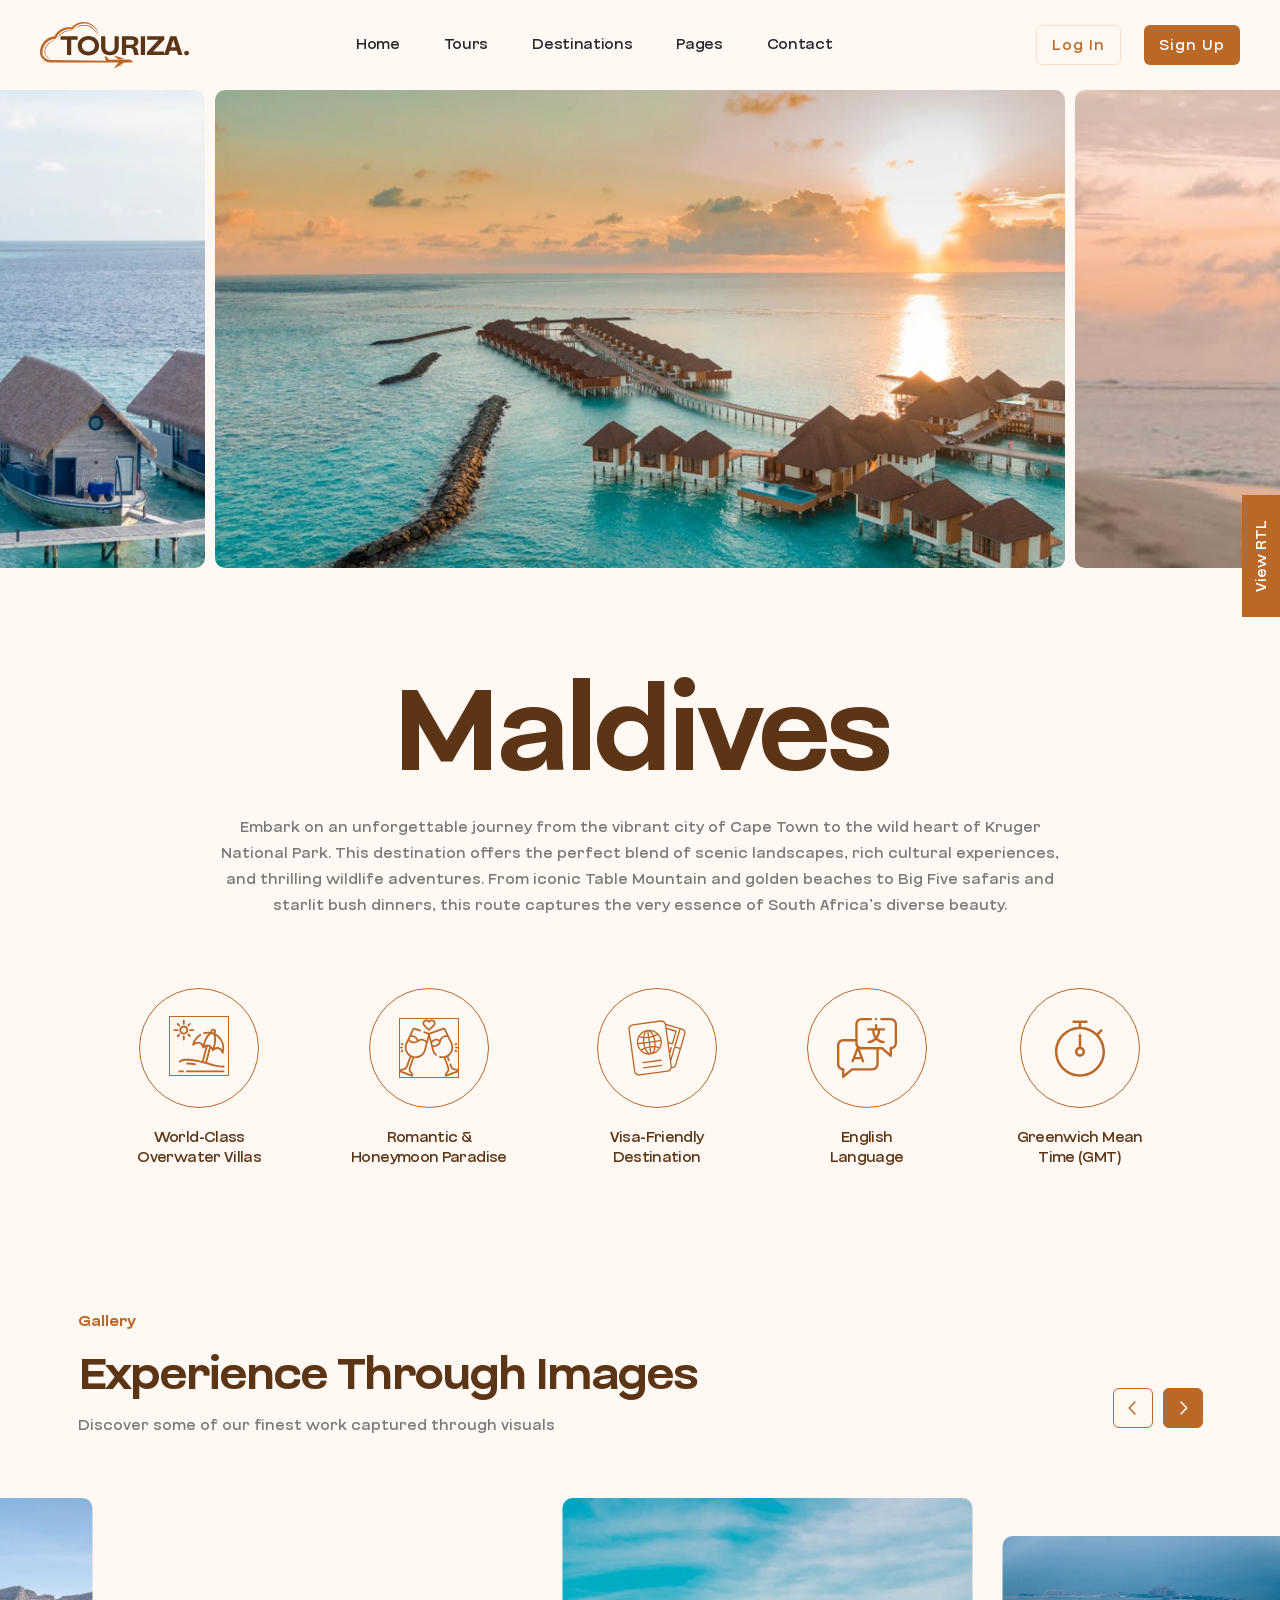
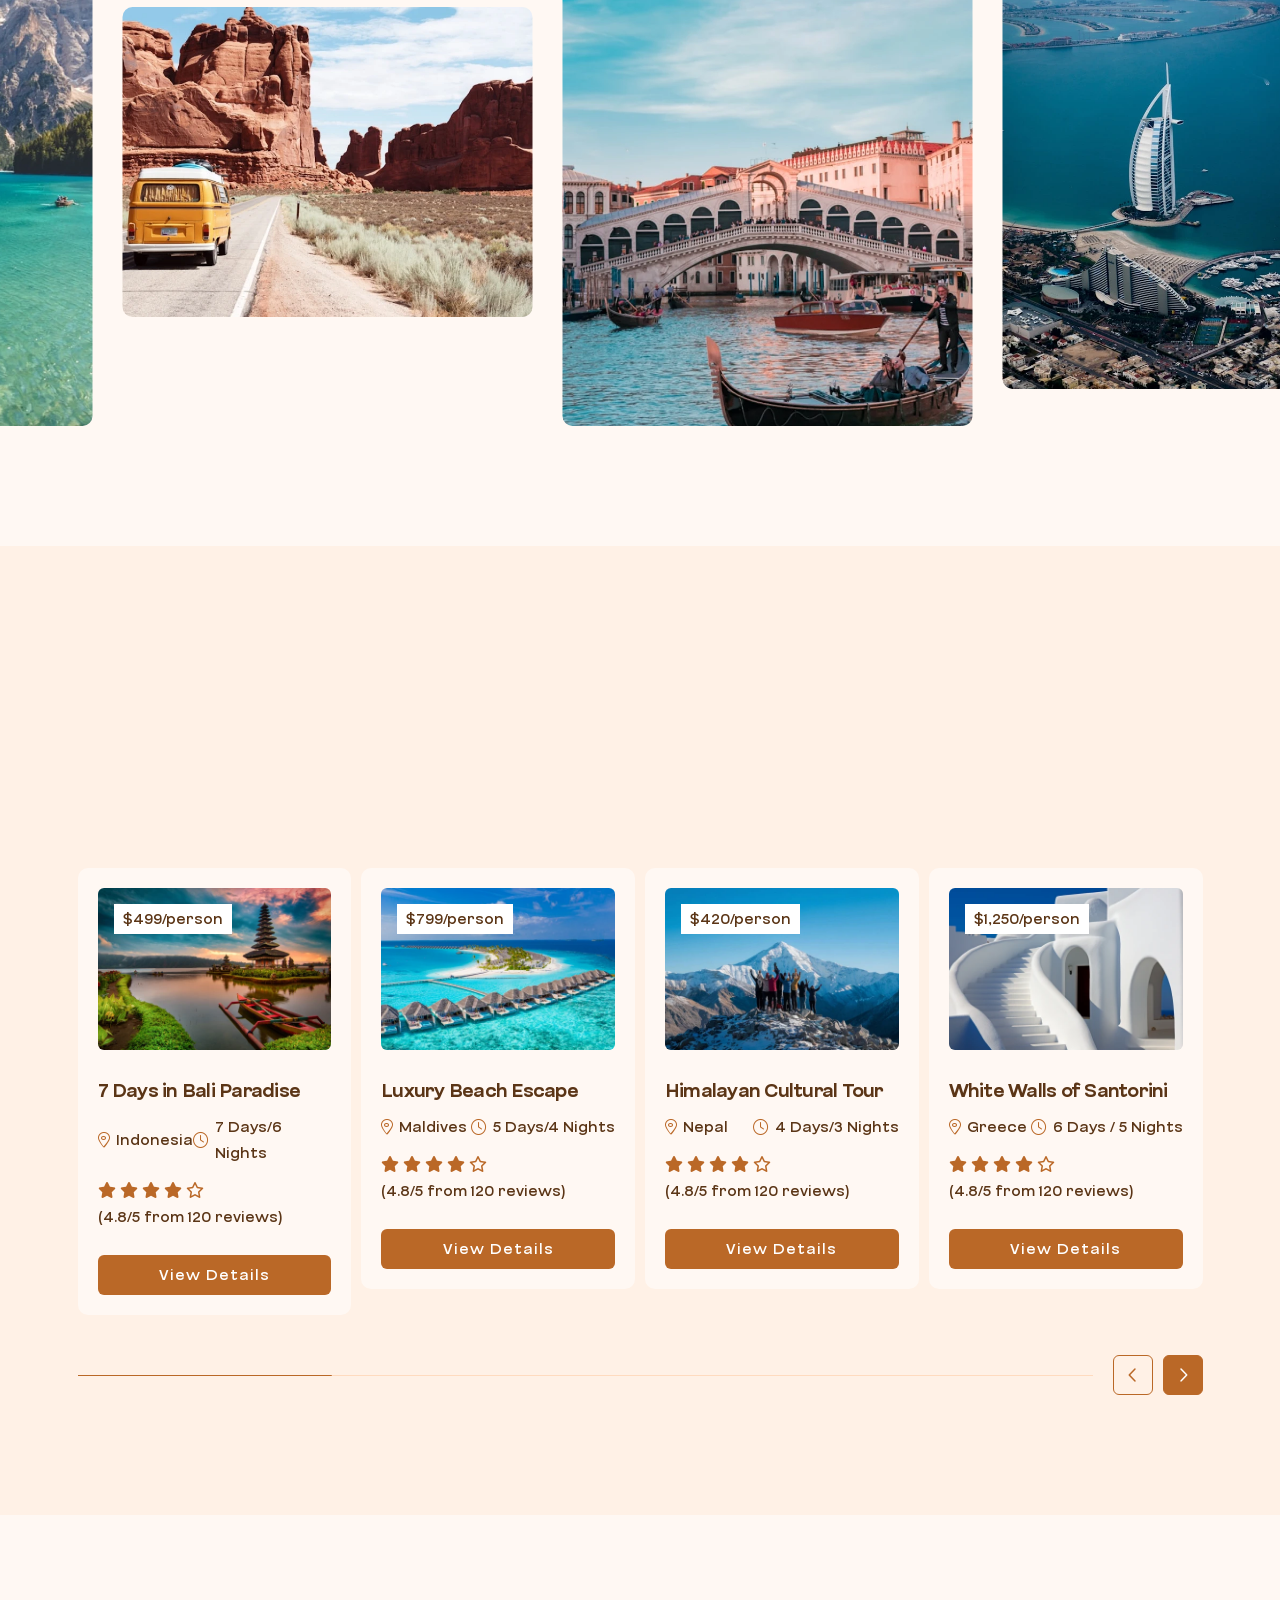
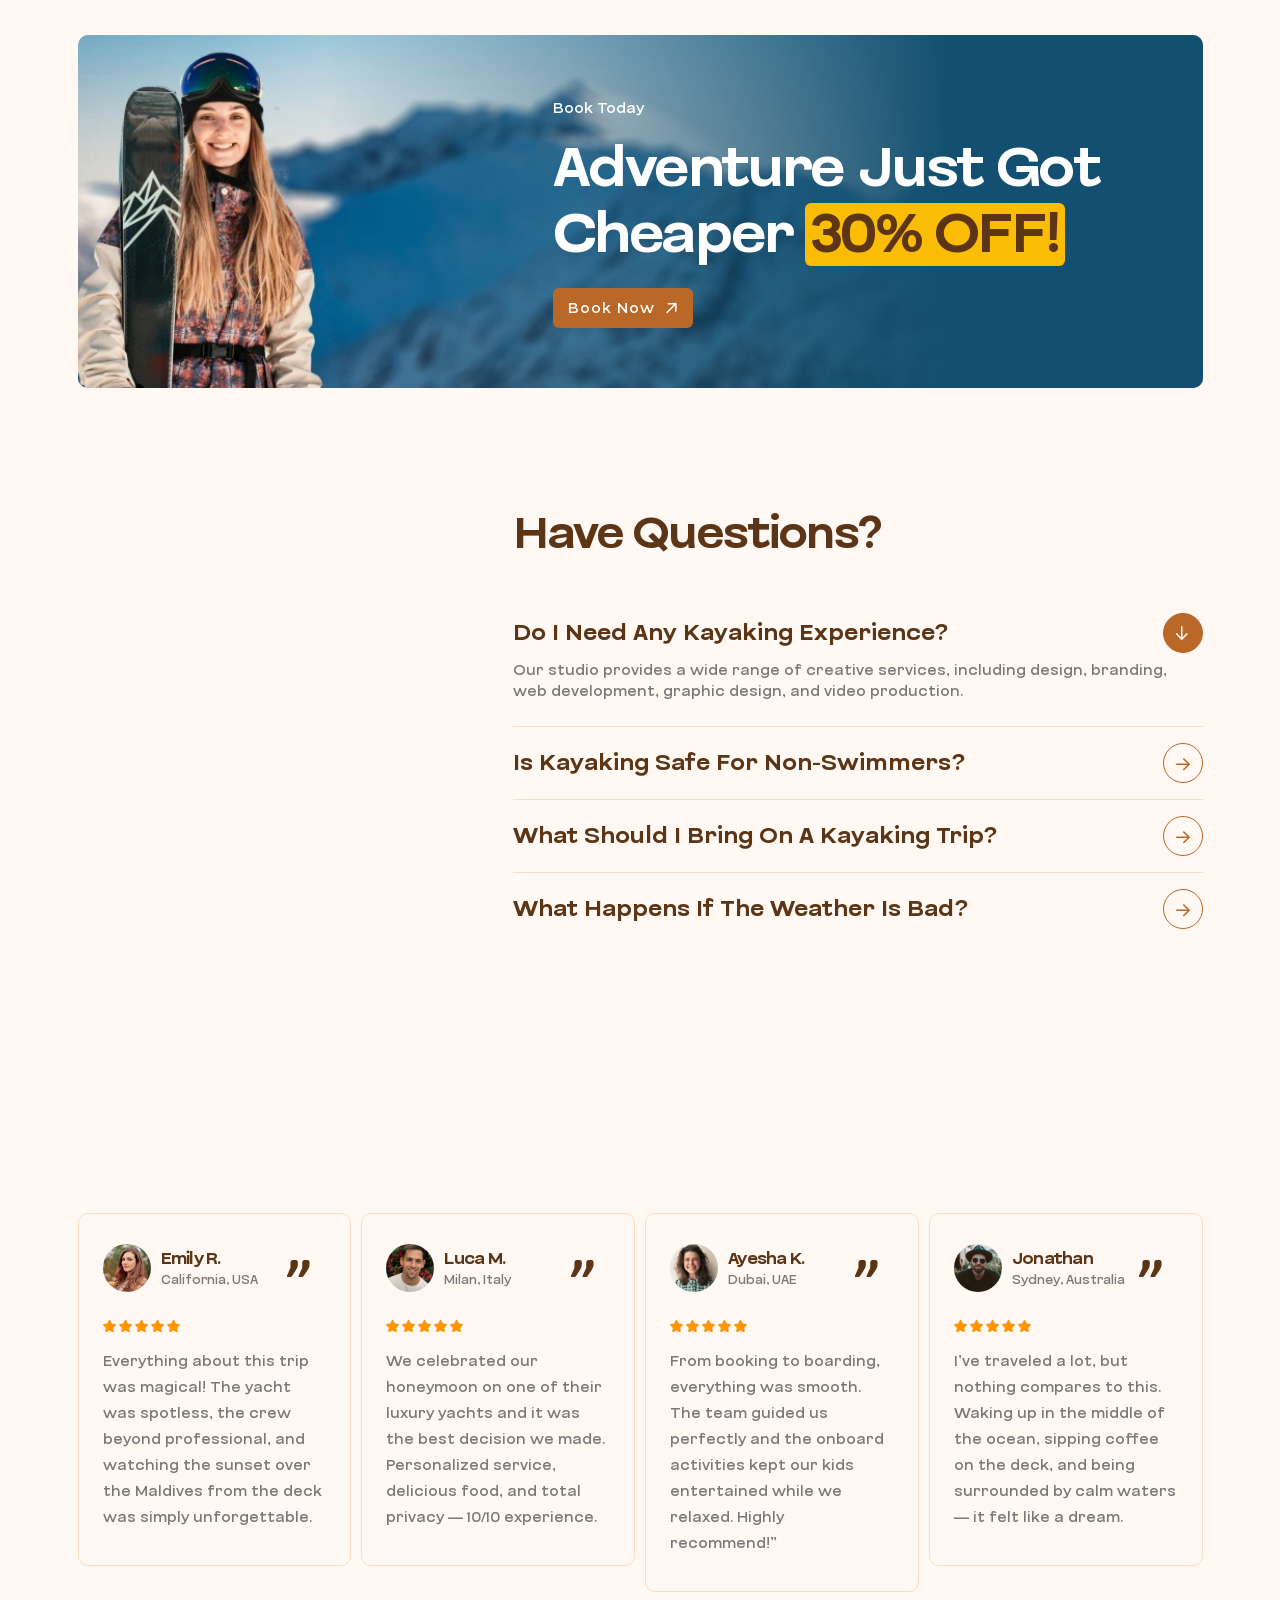
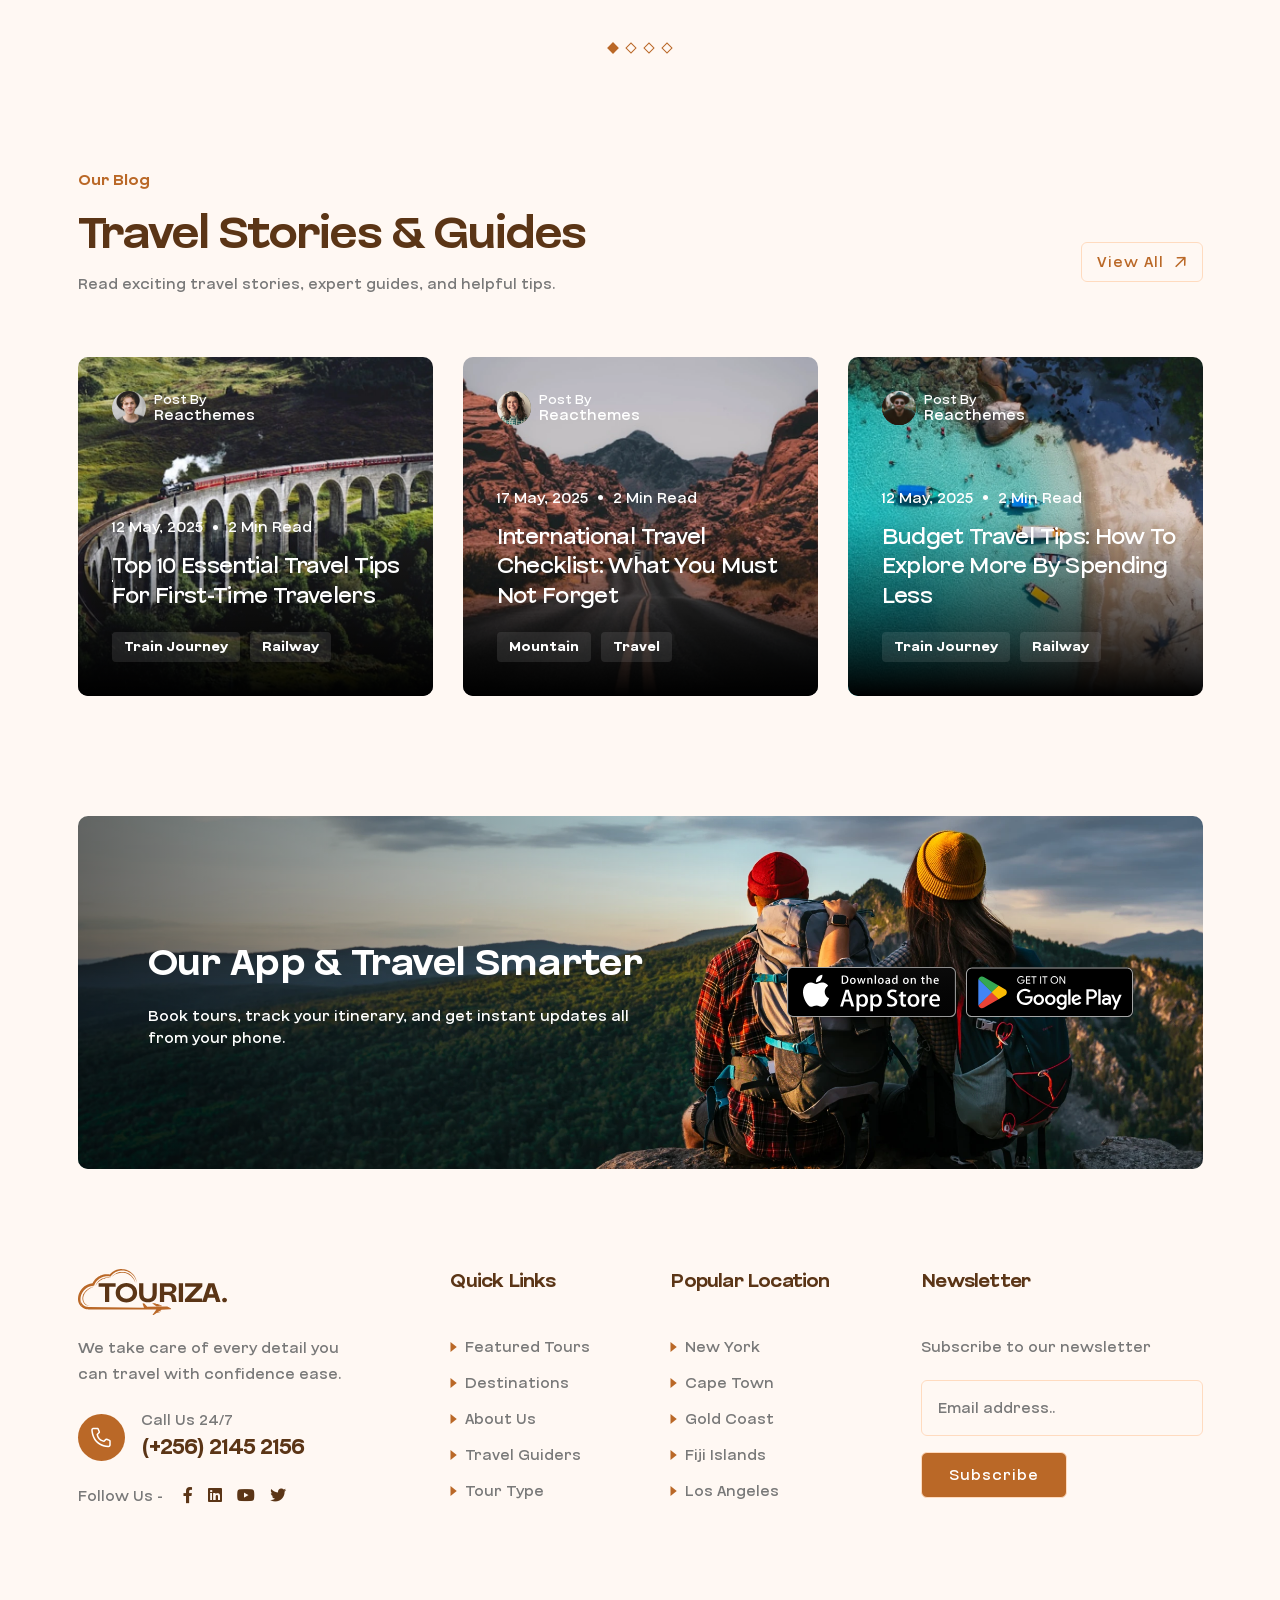
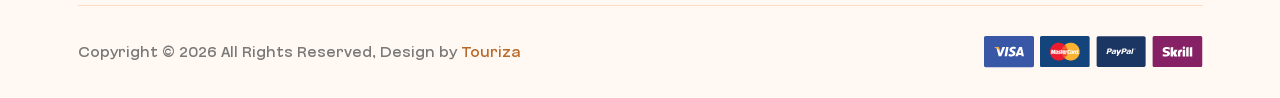
<file: destination-details.html>
<!DOCTYPE html>
<html lang="en">

<head>
    <meta charset="UTF-8">
    <meta name="viewport" content="width=device-width, initial-scale=1.0">
    <link rel="shortcut icon" type="image/x-icon" href="assets/images/fav.svg">
    <title>Travel & Tour Booking HTML Template</title>
    <!-- swiper css -->
    <link rel="stylesheet preload" href="assets/css/plugins/swiper.min.css" as="style">
    <!-- Custom Font css -->
    <link rel="stylesheet preload" href="assets/fonts/custom-font.css" as="style">
    <!-- magnific popup css -->
    <link rel="stylesheet preload" href="assets/css/plugins/magnific-popup.css" as="style">
    <!-- metismenu css -->
    <link rel="stylesheet preload" href="assets/css/plugins/metismenu.css" as="style">
    <!-- bootstrap css -->
    <link rel="stylesheet preload" href="assets/css/vendor/bootstrap.min.css" as="style">
    <!-- bootstrap css -->
    <link rel="stylesheet preload" href="assets/css/vendor/animate.css" as="style">
    <!-- odometer css -->
    <link rel="stylesheet preload" href="assets/css/plugins/odometer.css" as="style">
    <!-- fontawesome css -->
    <link rel="stylesheet preload" href="assets/css/plugins/fontawesome.min.css" as="style">
    <!-- Nice Select css -->
    <link rel="stylesheet preload" href="assets/css/plugins/nice-select.css" as="style">
    <!-- Custom css -->
    <link rel="stylesheet preload" href="assets/css/style.css" as="style">
</head>

<body class="home-bg">

    <!-- preloader -->
    <div class="preloader">
        <div class="loader">
            <span style="--i:1;"></span>
            <span style="--i:2;"></span>
            <span style="--i:3;"></span>
            <span style="--i:4;"></span>
            <span style="--i:5;"></span>
            <span style="--i:6;"></span>
            <span style="--i:7;"></span>
            <span style="--i:8;"></span>
            <span style="--i:9;"></span>
            <span style="--i:10;"></span>
            <span style="--i:11;"></span>
            <span style="--i:12;"></span>
            <span style="--i:13;"></span>
            <span style="--i:14;"></span>
            <span style="--i:15;"></span>
            <span style="--i:16;"></span>
            <span style="--i:17;"></span>
            <span style="--i:18;"></span>
            <span style="--i:19;"></span>
            <span style="--i:20;"></span>
            <div class="loader-plane"></div>
        </div>
    </div>
    <!-- preloader end -->
    <!-- header area start -->
    <header class="header-style-one header-inner header--sticky">
        <div class="row">
            <div class="col-lg-12">
                <div class="header-style-one-wrapper">
                    <div class="left-area">
                        <div class="logo-area">
                            <a href="index.html" class="logo">
                                <img class="light" src="assets/images/logo/02.svg" alt="logo">
                                <img class="dark" src="assets/images/logo/02.svg" alt="logo">
                            </a>
                        </div>
                        <nav class="main-nav-area">
                            <ul class="list-unstyled rts-desktop-menu">
                                <li class="menu-item rts-has-dropdown">
                                    <a class="main-element rts-dropdown-main-element" href="#">Home</a>
                                    <!-- Start Dropdown Menu -->
                                    <ul class="rts-submenu list-unstyled menu-home">
                                        <li class="nav-item"><a class="nav-link page" href="index.html">Travel Agency</a></li>
                                        <li class="nav-item"><a class="nav-link page" href="index-two.html">Hiking Travel</a></li>
                                        <li class="nav-item"><a class="nav-link page" href="index-three.html">Home Yacht</a></li>
                                        <li class="nav-item"><a class="nav-link page" href="index-four.html">Wild Travel</a></li>
                                        <li class="nav-item"><a class="nav-link page" href="index-five.html">Travel Africa</a></li>
                                        <li class="nav-item"><a class="nav-link page" href="index-six.html">Tour Marketplace</a></li>
                                        <li class="nav-item"><a class="nav-link page" href="index-seven.html">Summer Travel</a></li>
                                    </ul>
                                    <!-- End Dropdown Menu -->
                                </li>
                                <li class="menu-item rts-has-dropdown">
                                    <a href="#" class="rts-dropdown-main-element">Tours</a>
                                    <!-- Start Dropdown Menu -->
                                    <ul class="rts-submenu list-unstyled menu-home">
                                        <li class="nav-item"><a class="nav-link page" href="tour.html">Tour One</a></li>
                                        <li class="nav-item"><a class="nav-link page" href="tour-two.html">Tour Two</a></li>
                                        <li class="nav-item"><a class="nav-link page" href="tour-three.html">Tour Three</a></li>
                                        <li class="nav-item"><a class="nav-link page" href="tour-four.html">Tour Four</a></li>
                                        <li class="nav-item"><a class="nav-link page" href="tour-five.html">Tour Five</a></li>
                                        <li class="nav-item"><a class="nav-link page" href="tour-details.html">Tour Details</a></li>
                                    </ul>
                                    <!-- End Dropdown Menu -->
                                </li>
                                <li class="menu-item rts-has-dropdown">
                                    <a href="#" class="rts-dropdown-main-element">Destinations</a>
                                    <!-- Start Dropdown Menu -->
                                    <ul class="rts-submenu list-unstyled menu-home mega-menu">
                                        <div class="row p-0">
                                            <div class="col-lg-8">
                                                <div class="inner">
                                                    <h4>Explore Our Destination</h4>
                                                    <div class="destination-area-wrapper">
                                                        <div class="region-area">
                                                            <ul>
                                                                <li data-region="europe" class="active">Europe</li>
                                                                <li data-region="asia">Asia</li>
                                                                <li data-region="africa">Africa</li>
                                                                <li data-region="oceania">Oceania</li>
                                                                <li data-region="middleeast">Middle East</li>
                                                                <li data-region="america">America</li>
                                                            </ul>
                                                            <a href="destination.html" class="view-all-btn">View All</a>
                                                        </div>
                                                        <div class="destinations">
                                                            <div class="destlist active" data-region="europe">
                                                                <div class="destination-wrapper-3 radius-10 image-transform">
                                                                    <div class="image-area">
                                                                        <a href="destination-details.html">
                                                                            <img class="hover-image" src="assets/images/destination/11.webp" alt="">
                                                                        </a>
                                                                    </div>
                                                                    <div class="content">
                                                                        <h6 class="title"><a href="destination-details.html">Paris </a></h6>
                                                                    </div>
                                                                </div>
                                                                <div class="destination-wrapper-3 radius-10 image-transform">
                                                                    <div class="image-area">
                                                                        <a href="destination-details.html">
                                                                            <img class="hover-image" src="assets/images/destination/12.webp" alt="">
                                                                        </a>
                                                                    </div>
                                                                    <div class="content">
                                                                        <h6 class="title"><a href="destination-details.html">Santorini</a></h6>
                                                                    </div>
                                                                </div>
                                                                <div class="destination-wrapper-3 radius-10 image-transform">
                                                                    <div class="image-area">
                                                                        <a href="destination-details.html">
                                                                            <img class="hover-image" src="assets/images/destination/13.webp" alt="">
                                                                        </a>
                                                                    </div>
                                                                    <div class="content">
                                                                        <h6 class="title"><a href="destination-details.html">Venice</a></h6>
                                                                    </div>
                                                                </div>
                                                                <div class="destination-wrapper-3 radius-10 image-transform">
                                                                    <div class="image-area">
                                                                        <a href="destination-details.html">
                                                                            <img class="hover-image" src="assets/images/destination/14.webp" alt="">
                                                                        </a>
                                                                    </div>
                                                                    <div class="content">
                                                                        <h6 class="title"><a href="destination-details.html">London</a></h6>
                                                                    </div>
                                                                </div>
                                                            </div>
                                                            <div class="destlist" data-region="asia">
                                                                <div class="destination-wrapper-3 radius-10 image-transform">
                                                                    <div class="image-area">
                                                                        <a href="destination-details.html">
                                                                            <img class="hover-image" src="assets/images/destination/15.webp" alt="">
                                                                        </a>
                                                                    </div>
                                                                    <div class="content">
                                                                        <h6 class="title"><a href="destination-details.html">Tokyo </a></h6>
                                                                    </div>
                                                                </div>
                                                                <div class="destination-wrapper-3 radius-10 image-transform">
                                                                    <div class="image-area">
                                                                        <a href="destination-details.html">
                                                                            <img class="hover-image" src="assets/images/destination/16.webp" alt="">
                                                                        </a>
                                                                    </div>
                                                                    <div class="content">
                                                                        <h6 class="title"><a href="destination-details.html">Bali</a></h6>
                                                                    </div>
                                                                </div>
                                                                <div class="destination-wrapper-3 radius-10 image-transform">
                                                                    <div class="image-area">
                                                                        <a href="destination-details.html">
                                                                            <img class="hover-image" src="assets/images/destination/17.webp" alt="">
                                                                        </a>
                                                                    </div>
                                                                    <div class="content">
                                                                        <h6 class="title"><a href="destination-details.html">Bangkok</a></h6>
                                                                    </div>
                                                                </div>
                                                                <div class="destination-wrapper-3 radius-10 image-transform">
                                                                    <div class="image-area">
                                                                        <a href="destination-details.html">
                                                                            <img class="hover-image" src="assets/images/destination/18.webp" alt="">
                                                                        </a>
                                                                    </div>
                                                                    <div class="content">
                                                                        <h6 class="title"><a href="destination-details.html">Seoul</a></h6>
                                                                    </div>
                                                                </div>
                                                            </div>
                                                            <div class="destlist" data-region="africa">
                                                                <div class="destination-wrapper-3 radius-10 image-transform">
                                                                    <div class="image-area">
                                                                        <a href="destination-details.html">
                                                                            <img class="hover-image" src="assets/images/destination/19.webp" alt="">
                                                                        </a>
                                                                    </div>
                                                                    <div class="content">
                                                                        <h6 class="title"><a href="destination-details.html">Cape Town </a></h6>
                                                                    </div>
                                                                </div>
                                                                <div class="destination-wrapper-3 radius-10 image-transform">
                                                                    <div class="image-area">
                                                                        <a href="destination-details.html">
                                                                            <img class="hover-image" src="assets/images/destination/20.webp" alt="">
                                                                        </a>
                                                                    </div>
                                                                    <div class="content">
                                                                        <h6 class="title"><a href="destination-details.html">Marakkes</a></h6>
                                                                    </div>
                                                                </div>
                                                                <div class="destination-wrapper-3 radius-10 image-transform">
                                                                    <div class="image-area">
                                                                        <a href="destination-details.html">
                                                                            <img class="hover-image" src="assets/images/destination/21.webp" alt="">
                                                                        </a>
                                                                    </div>
                                                                    <div class="content">
                                                                        <h6 class="title"><a href="destination-details.html">Nairobi</a></h6>
                                                                    </div>
                                                                </div>
                                                                <div class="destination-wrapper-3 radius-10 image-transform">
                                                                    <div class="image-area">
                                                                        <a href="destination-details.html">
                                                                            <img class="hover-image" src="assets/images/destination/22.webp" alt="">
                                                                        </a>
                                                                    </div>
                                                                    <div class="content">
                                                                        <h6 class="title"><a href="destination-details.html">Cairo</a></h6>
                                                                    </div>
                                                                </div>
                                                            </div>
                                                            <div class="destlist" data-region="oceania">
                                                                <div class="destination-wrapper-3 radius-10 image-transform">
                                                                    <div class="image-area">
                                                                        <a href="destination-details.html">
                                                                            <img class="hover-image" src="assets/images/destination/23.webp" alt="">
                                                                        </a>
                                                                    </div>
                                                                    <div class="content">
                                                                        <h6 class="title"><a href="destination-details.html">Sydney </a></h6>
                                                                    </div>
                                                                </div>
                                                                <div class="destination-wrapper-3 radius-10 image-transform">
                                                                    <div class="image-area">
                                                                        <a href="destination-details.html">
                                                                            <img class="hover-image" src="assets/images/destination/24.webp" alt="">
                                                                        </a>
                                                                    </div>
                                                                    <div class="content">
                                                                        <h6 class="title"><a href="destination-details.html">Aukland</a></h6>
                                                                    </div>
                                                                </div>
                                                                <div class="destination-wrapper-3 radius-10 image-transform">
                                                                    <div class="image-area">
                                                                        <a href="destination-details.html">
                                                                            <img class="hover-image" src="assets/images/destination/25.webp" alt="">
                                                                        </a>
                                                                    </div>
                                                                    <div class="content">
                                                                        <h6 class="title"><a href="destination-details.html">Fiji Islands</a></h6>
                                                                    </div>
                                                                </div>
                                                                <div class="destination-wrapper-3 radius-10 image-transform">
                                                                    <div class="image-area">
                                                                        <a href="destination-details.html">
                                                                            <img class="hover-image" src="assets/images/destination/26.webp" alt="">
                                                                        </a>
                                                                    </div>
                                                                    <div class="content">
                                                                        <h6 class="title"><a href="destination-details.html">Gold Coast</a></h6>
                                                                    </div>
                                                                </div>
                                                            </div>
                                                            <div class="destlist" data-region="middleeast">
                                                                <div class="destination-wrapper-3 radius-10 image-transform">
                                                                    <div class="image-area">
                                                                        <a href="destination-details.html">
                                                                            <img class="hover-image" src="assets/images/destination/27.webp" alt="">
                                                                        </a>
                                                                    </div>
                                                                    <div class="content">
                                                                        <h6 class="title"><a href="destination-details.html">Dubai </a></h6>
                                                                    </div>
                                                                </div>
                                                                <div class="destination-wrapper-3 radius-10 image-transform">
                                                                    <div class="image-area">
                                                                        <a href="destination-details.html">
                                                                            <img class="hover-image" src="assets/images/destination/28.webp" alt="">
                                                                        </a>
                                                                    </div>
                                                                    <div class="content">
                                                                        <h6 class="title"><a href="destination-details.html">Doha</a></h6>
                                                                    </div>
                                                                </div>
                                                                <div class="destination-wrapper-3 radius-10 image-transform">
                                                                    <div class="image-area">
                                                                        <a href="destination-details.html">
                                                                            <img class="hover-image" src="assets/images/destination/29.webp" alt="">
                                                                        </a>
                                                                    </div>
                                                                    <div class="content">
                                                                        <h6 class="title"><a href="destination-details.html">Muscat</a></h6>
                                                                    </div>
                                                                </div>
                                                                <div class="destination-wrapper-3 radius-10 image-transform">
                                                                    <div class="image-area">
                                                                        <a href="destination-details.html">
                                                                            <img class="hover-image" src="assets/images/destination/30.webp" alt="">
                                                                        </a>
                                                                    </div>
                                                                    <div class="content">
                                                                        <h6 class="title"><a href="destination-details.html">Istanbul</a></h6>
                                                                    </div>
                                                                </div>
                                                            </div>
                                                            <div class="destlist" data-region="america">
                                                                <div class="destination-wrapper-3 radius-10 image-transform">
                                                                    <div class="image-area">
                                                                        <a href="destination-details.html">
                                                                            <img class="hover-image" src="assets/images/destination/31.webp" alt="">
                                                                        </a>
                                                                    </div>
                                                                    <div class="content">
                                                                        <h6 class="title"><a href="destination-details.html">New York </a></h6>
                                                                    </div>
                                                                </div>
                                                                <div class="destination-wrapper-3 radius-10 image-transform">
                                                                    <div class="image-area">
                                                                        <a href="destination-details.html">
                                                                            <img class="hover-image" src="assets/images/destination/32.webp" alt="">
                                                                        </a>
                                                                    </div>
                                                                    <div class="content">
                                                                        <h6 class="title"><a href="destination-details.html">Toronto</a></h6>
                                                                    </div>
                                                                </div>
                                                                <div class="destination-wrapper-3 radius-10 image-transform">
                                                                    <div class="image-area">
                                                                        <a href="destination-details.html">
                                                                            <img class="hover-image" src="assets/images/destination/25.webp" alt="">
                                                                        </a>
                                                                    </div>
                                                                    <div class="content">
                                                                        <h6 class="title"><a href="destination-details.html">Los Angeles</a></h6>
                                                                    </div>
                                                                </div>
                                                                <div class="destination-wrapper-3 radius-10 image-transform">
                                                                    <div class="image-area">
                                                                        <a href="destination-details.html">
                                                                            <img class="hover-image" src="assets/images/destination/26.webp" alt="">
                                                                        </a>
                                                                    </div>
                                                                    <div class="content">
                                                                        <h6 class="title"><a href="destination-details.html">Rio De Janairo</a></h6>
                                                                    </div>
                                                                </div>
                                                            </div>
                                                            <a href="destination.html" class="view-all-btn">View All Destination</a>
                                                        </div>
                                                    </div>
                                                </div>
                                            </div>
                                            <div class="col-lg-4 p-0">
                                                <div class="ad-image">
                                                    <img src="assets/images/destination/25.webp" alt="">
                                                    <div class="ad-content">
                                                        <h5 class="ad-title">Escape the Ordinary — Discover the World!</h5>
                                                        <a class="rts-btn btn-primary with-arrow" href="destination.html">Discover More <i class="fa-regular fa-arrow-up up-right"></i></a>
                                                    </div>
                                                </div>
                                            </div>
                                        </div>
                                    </ul>
                                    <!-- End Dropdown Menu -->
                                </li>
                                <li class="menu-item rts-has-dropdown">
                                    <a href="#" class="rts-dropdown-main-element">Pages</a>
                                    <!-- Start Dropdown Menu -->
                                    <ul class="rts-submenu list-unstyled menu-home">
                                        <li class="nav-item"><a class="nav-link page" href="about.html">About</a></li>
                                        <li class="nav-item"><a class="nav-link" href="team.html">Teams</a></li>
                                        <li class="nav-item"><a class="nav-link" href="blog.html">Blog</a></li>
                                        <li class="nav-item"><a class="nav-link" href="blog-details.html">Blog Details</a></li>
                                        <li class="nav-item"><a class="nav-link" href="sign-in.html">Log In</a></li>
                                        <li class="nav-item"><a class="nav-link" href="sign-up.html">Sign Up</a></li>
                                    </ul>
                                    <!-- End Dropdown Menu -->
                                </li>
                                <li class="menu-item"><a class="main-element rts-dropdown-main-element" href="contact.html">Contact</a></li>
                            </ul>
                        </nav>
                    </div>
                    <div class="button-area-start">
                        <a href="sign-in.html" class="rts-btn btn-primary btn-border">Log In</a>
                        <a href="sign-up.html" class="rts-btn btn-primary">Sign Up</a>
                        <div class="menu-btn radius-6" id="menu-btn">
                            <svg width="20" height="16" viewBox="0 0 20 16" fill="none" xmlns="http://www.w3.org/2000/svg">
                                <rect y="14" width="20" height="2" fill="#FFFFFF"></rect>
                                <rect y="7" width="20" height="2" fill="#FFFFFF"></rect>
                                <rect width="20" height="2" fill="#FFFFFF"></rect>
                            </svg>
                        </div>
                    </div>
                </div>
            </div>
        </div>
    </header>
    <!-- header area end -->

    <!-- rts banner area start -->
    <div class="rts-banner-area-seven overflow-hidden">
        <div class="swiper banner-slider-active5 slider-drag-wrap">
            <div class="swiper-wrapper">
                <div class="swiper-slide">
                    <div class="banner-wrapper after-none">
                        <div class="image-area">
                            <img src="assets/images/banner/bg-17.webp" alt="">
                        </div>
                    </div>
                </div>
                <div class="swiper-slide">
                    <div class="banner-wrapper after-none">
                        <div class="image-area">
                            <img src="assets/images/banner/bg-16.webp" alt="">
                        </div>
                    </div>
                </div>
                <div class="swiper-slide">
                    <div class="banner-wrapper after-none">
                        <div class="image-area">
                            <img src="assets/images/banner/bg-15.webp" alt="">
                        </div>
                    </div>
                </div>
            </div>
        </div>
        <div class="swiper-scrollbar"></div>
    </div>
    <!-- rts banner area end -->

    <!-- rts feature area start -->
    <section class="rts-features-area destination rts-section-gapTop">
        <div class="container">
            <div class="section-title-area center-style">
                <h1 class="section-title">
                    Maldives
                </h1>
                <p class="desc">
                    Embark on an unforgettable journey from the vibrant city of Cape Town to the wild heart of Kruger National Park. This destination offers the perfect blend of scenic landscapes, rich cultural experiences, and thrilling wildlife adventures. From iconic Table Mountain and golden beaches to Big Five safaris and starlit bush dinners, this route captures the very essence of South Africa’s diverse beauty.
                </p>
            </div>
            <div class="section-inner mt--60">
                <ul class="feature-list">
                    <li class="wow scaleIn" data-wow-delay=".2s">
                        <div class="image"><img src="assets/images/feature/01.svg" alt=""></div>
                        <h5>World-Class <br> Overwater Villas</h5>
                    </li>
                    <li class="wow scaleIn" data-wow-delay=".4s">
                        <div class="image"><img src="assets/images/feature/02.svg" alt=""></div>
                        <h5>Romantic & <br> Honeymoon Paradise</h5>
                    </li>
                    <li class="wow scaleIn" data-wow-delay=".6s">
                        <div class="image"><img src="assets/images/feature/03.svg" alt=""></div>
                        <h5>Visa-Friendly <br> Destination</h5>
                    </li>
                    <li class="wow scaleIn" data-wow-delay=".8s">
                        <div class="image"><img src="assets/images/feature/04.svg" alt=""></div>
                        <h5>English <br> Language</h5>
                    </li>
                    <li class="wow scaleIn" data-wow-delay="1s">
                        <div class="image"><img src="assets/images/feature/05.svg" alt=""></div>
                        <h5>Greenwich Mean <br> Time (GMT)</h5>
                    </li>
                </ul>
            </div>
        </div>
    </section>
    <!-- rts feature area end -->

    <!-- rts Gallery area start -->
    <section class="rts-gallery-area rts-section-gap">
        <div class="container">
            <div class="section-top-area d-flex align-items-end justify-content-between">
                <div class="section-title-area wow fadeInLeft" data-wow-delay="0.2s">
                    <p class="sub-title">Gallery</p>
                    <h2 class="section-title mb-0">Experience Through Images</h2>
                    <p class="desc">Discover some of our finest work captured through visuals</p>
                </div>
                <div class="right-btn-area wow fadeInRight" data-wow-delay="0.2s">
                    <div class="swiper-btn swiper-btn-prev4 radius-6"><i class="fa-regular fa-chevron-left"></i></div>
                    <div class="swiper-btn swiper-btn-next4 radius-6"><i class="fa-regular fa-chevron-right"></i></div>
                </div>
            </div>
        </div>
        <div class="section-inner mt--60 wow fadeInUp" data-wow-delay="0.2s">
            <div class="swiper gallery-slider">
                <div class="swiper-wrapper">
                    <div class="swiper-slide">
                        <div class="gallery-wrapper image-transform radius-10">
                            <a href="assets/images/gallery/01.webp" class="gallery-image">
                                <img class="hover-image" src="assets/images/gallery/01.webp" width="410" alt="">
                            </a>
                        </div>
                    </div>
                    <div class="swiper-slide">
                        <div class="gallery-wrapper image-transform radius-10">
                            <a href="assets/images/gallery/02.webp" class="gallery-image">
                                <img class="hover-image" src="assets/images/gallery/02.webp" width="410" alt="">

                            </a>
                        </div>
                    </div>
                    <div class="swiper-slide">
                        <div class="gallery-wrapper image-transform radius-10">
                            <a href="assets/images/gallery/03.webp" class="gallery-image">
                                <img class="hover-image" src="assets/images/gallery/03.webp" width="300" alt="">
                            </a>
                        </div>
                    </div>
                    <div class="swiper-slide">
                        <div class="gallery-wrapper image-transform radius-10">
                            <a href="assets/images/gallery/04.webp" class="gallery-image">
                                <img class="hover-image" src="assets/images/gallery/04.webp" width="520" alt="">
                            </a>
                        </div>
                    </div>
                    <div class="swiper-slide">
                        <div class="gallery-wrapper image-transform radius-10">
                            <a href="assets/images/gallery/05.webp" class="gallery-image">
                                <img class="hover-image" src="assets/images/gallery/05.webp" width="410" alt="">
                            </a>
                        </div>
                    </div>
                    <div class="swiper-slide">
                        <div class="gallery-wrapper image-transform radius-10">
                            <a href="assets/images/gallery/01.webp" class="gallery-image">
                                <img class="hover-image" src="assets/images/gallery/01.webp" width="410" alt="">
                            </a>
                        </div>
                    </div>
                    <div class="swiper-slide">
                        <div class="gallery-wrapper image-transform radius-10">
                            <a href="assets/images/gallery/02.webp" class="gallery-image">
                                <img class="hover-image" src="assets/images/gallery/02.webp" width="410" alt="">

                            </a>
                        </div>
                    </div>
                    <div class="swiper-slide">
                        <div class="gallery-wrapper image-transform radius-10">
                            <a href="assets/images/gallery/03.webp" class="gallery-image">
                                <img class="hover-image" src="assets/images/gallery/03.webp" width="300" alt="">
                            </a>
                        </div>
                    </div>
                    <div class="swiper-slide">
                        <div class="gallery-wrapper image-transform radius-10">
                            <a href="assets/images/gallery/04.webp" class="gallery-image">
                                <img class="hover-image" src="assets/images/gallery/04.webp" width="520" alt="">
                            </a>
                        </div>
                    </div>
                    <div class="swiper-slide">
                        <div class="gallery-wrapper image-transform radius-10">
                            <a href="assets/images/gallery/05.webp" class="gallery-image">
                                <img class="hover-image" src="assets/images/gallery/05.webp" width="410" alt="">
                            </a>
                        </div>
                    </div>
                </div>
            </div>
        </div>
    </section>
    <!-- rts Gallery area end -->

    <!-- rts Tour area start -->
    <section class="rts-tour-area rts-section-gap body-bg-one">
        <div class="container">
            <div class="section-title-area center-style">
                <p class="sub-title wow fadeInUp" data-wow-delay="0.1s">Featured Tours</p>
                <h2 class="section-title wow fadeInUp" data-wow-delay="0.2s">Discover Extraordinary <br> Seasonal Specials</h2>
            </div>
            <div class="section-inner mt--60 position-relative pb--80 wow fadeInUp" data-wow-delay="0.2s">
                <div class="swiper tour-slider">
                    <div class="swiper-wrapper">
                        <div class="swiper-slide">
                            <div class="tour-wrapper radius-10 image-transform">
                                <div class="image-area radius-6">
                                    <a href="tour-details.html">
                                        <img class="hover-image" src="assets/images/trip/05.webp" alt="">
                                        <span class="tag">$499/person</span>
                                    </a>
                                </div>
                                <div class="content">
                                    <h6 class="title"><a href="tour-details.html">7 Days in Bali Paradise</a></h6>
                                    <ul class="meta-content">
                                        <li><i class="fa-light fa-location-dot"></i> Indonesia</li>
                                        <li><i class="fa-light fa-clock"></i> 7 Days/6 Nights</li>
                                    </ul>
                                    <div class="star-rating-area">
                                        <ul class="stars">
                                            <li><a href="#"><i class="fa-solid fa-star"></i></a></li>
                                            <li><a href="#"><i class="fa-solid fa-star"></i></a></li>
                                            <li><a href="#"><i class="fa-solid fa-star"></i></a></li>
                                            <li><a href="#"><i class="fa-solid fa-star"></i></a></li>
                                            <li><a href="#"><i class="fa-regular fa-star"></i></a></li>
                                        </ul>
                                        <p class="desc">(4.8/5 from 120 reviews)</p>
                                    </div>
                                    <div class="button-area">
                                        <a href="tour-details.html" class="rts-btn btn-primary">View Details</a>
                                    </div>
                                </div>
                            </div>
                        </div>
                        <div class="swiper-slide">
                            <div class="tour-wrapper radius-10 image-transform">
                                <div class="image-area radius-6">
                                    <a href="tour-details.html">
                                        <img class="hover-image" src="assets/images/trip/06.webp" alt="">
                                        <span class="tag">$799/person</span>
                                    </a>
                                </div>
                                <div class="content">
                                    <h6 class="title"><a href="tour-details.html">Luxury Beach Escape</a></h6>
                                    <ul class="meta-content">
                                        <li><i class="fa-light fa-location-dot"></i> Maldives</li>
                                        <li><i class="fa-light fa-clock"></i> 5 Days/4 Nights</li>
                                    </ul>
                                    <div class="star-rating-area">
                                        <ul class="stars">
                                            <li><a href="#"><i class="fa-solid fa-star"></i></a></li>
                                            <li><a href="#"><i class="fa-solid fa-star"></i></a></li>
                                            <li><a href="#"><i class="fa-solid fa-star"></i></a></li>
                                            <li><a href="#"><i class="fa-solid fa-star"></i></a></li>
                                            <li><a href="#"><i class="fa-regular fa-star"></i></a></li>
                                        </ul>
                                        <p class="desc">(4.8/5 from 120 reviews)</p>
                                    </div>
                                    <div class="button-area">
                                        <a href="tour-details.html" class="rts-btn btn-primary">View Details</a>
                                    </div>
                                </div>
                            </div>
                        </div>
                        <div class="swiper-slide">
                            <div class="tour-wrapper radius-10 image-transform">
                                <div class="image-area radius-6">
                                    <a href="tour-details.html">
                                        <img class="hover-image" src="assets/images/trip/07.webp" alt="">
                                        <span class="tag">$420/person</span>
                                    </a>
                                </div>
                                <div class="content">
                                    <h6 class="title"><a href="tour-details.html">Himalayan Cultural Tour</a></h6>
                                    <ul class="meta-content">
                                        <li><i class="fa-light fa-location-dot"></i> Nepal</li>
                                        <li><i class="fa-light fa-clock"></i> 4 Days/3 Nights</li>
                                    </ul>
                                    <div class="star-rating-area">
                                        <ul class="stars">
                                            <li><a href="#"><i class="fa-solid fa-star"></i></a></li>
                                            <li><a href="#"><i class="fa-solid fa-star"></i></a></li>
                                            <li><a href="#"><i class="fa-solid fa-star"></i></a></li>
                                            <li><a href="#"><i class="fa-solid fa-star"></i></a></li>
                                            <li><a href="#"><i class="fa-regular fa-star"></i></a></li>
                                        </ul>
                                        <p class="desc">(4.8/5 from 120 reviews)</p>
                                    </div>
                                    <div class="button-area">
                                        <a href="tour-details.html" class="rts-btn btn-primary">View Details</a>
                                    </div>
                                </div>
                            </div>
                        </div>
                        <div class="swiper-slide">
                            <div class="tour-wrapper radius-10 image-transform">
                                <div class="image-area radius-6">
                                    <a href="tour-details.html">
                                        <img class="hover-image" src="assets/images/trip/08.webp" alt="">
                                        <span class="tag">$1,250/person</span>
                                    </a>
                                </div>
                                <div class="content">
                                    <h6 class="title"><a href="tour-details.html">White Walls of Santorini</a></h6>
                                    <ul class="meta-content">
                                        <li><i class="fa-light fa-location-dot"></i> Greece</li>
                                        <li><i class="fa-light fa-clock"></i> 6 Days / 5 Nights</li>
                                    </ul>
                                    <div class="star-rating-area">
                                        <ul class="stars">
                                            <li><a href="#"><i class="fa-solid fa-star"></i></a></li>
                                            <li><a href="#"><i class="fa-solid fa-star"></i></a></li>
                                            <li><a href="#"><i class="fa-solid fa-star"></i></a></li>
                                            <li><a href="#"><i class="fa-solid fa-star"></i></a></li>
                                            <li><a href="#"><i class="fa-regular fa-star"></i></a></li>
                                        </ul>
                                        <p class="desc">(4.8/5 from 120 reviews)</p>
                                    </div>
                                    <div class="button-area">
                                        <a href="tour-details.html" class="rts-btn btn-primary">View Details</a>
                                    </div>
                                </div>
                            </div>
                        </div>
                        <div class="swiper-slide">
                            <div class="tour-wrapper radius-10 image-transform">
                                <div class="image-area radius-6">
                                    <a href="tour-details.html">
                                        <img class="hover-image" src="assets/images/trip/06.webp" alt="">
                                        <span class="tag">$799/person</span>
                                    </a>
                                </div>
                                <div class="content">
                                    <h6 class="title"><a href="tour-details.html">Luxury Beach Escape</a></h6>
                                    <ul class="meta-content">
                                        <li><i class="fa-light fa-location-dot"></i> Maldives</li>
                                        <li><i class="fa-light fa-clock"></i> 5 Days/4 Nights</li>
                                    </ul>
                                    <div class="star-rating-area">
                                        <ul class="stars">
                                            <li><a href="#"><i class="fa-solid fa-star"></i></a></li>
                                            <li><a href="#"><i class="fa-solid fa-star"></i></a></li>
                                            <li><a href="#"><i class="fa-solid fa-star"></i></a></li>
                                            <li><a href="#"><i class="fa-solid fa-star"></i></a></li>
                                            <li><a href="#"><i class="fa-regular fa-star"></i></a></li>
                                        </ul>
                                        <p class="desc">(4.8/5 from 120 reviews)</p>
                                    </div>
                                    <div class="button-area">
                                        <a href="tour-details.html" class="rts-btn btn-primary">View Details</a>
                                    </div>
                                </div>
                            </div>
                        </div>
                        <div class="swiper-slide">
                            <div class="tour-wrapper radius-10 image-transform">
                                <div class="image-area radius-6">
                                    <a href="tour-details.html">
                                        <img class="hover-image" src="assets/images/trip/07.webp" alt="">
                                        <span class="tag">$420/person</span>
                                    </a>
                                </div>
                                <div class="content">
                                    <h6 class="title"><a href="tour-details.html">Himalayan Cultural Tour</a></h6>
                                    <ul class="meta-content">
                                        <li><i class="fa-light fa-location-dot"></i> Nepal</li>
                                        <li><i class="fa-light fa-clock"></i> 4 Days/3 Nights</li>
                                    </ul>
                                    <div class="star-rating-area">
                                        <ul class="stars">
                                            <li><a href="#"><i class="fa-solid fa-star"></i></a></li>
                                            <li><a href="#"><i class="fa-solid fa-star"></i></a></li>
                                            <li><a href="#"><i class="fa-solid fa-star"></i></a></li>
                                            <li><a href="#"><i class="fa-solid fa-star"></i></a></li>
                                            <li><a href="#"><i class="fa-regular fa-star"></i></a></li>
                                        </ul>
                                        <p class="desc">(4.8/5 from 120 reviews)</p>
                                    </div>
                                    <div class="button-area">
                                        <a href="tour-details.html" class="rts-btn btn-primary">View Details</a>
                                    </div>
                                </div>
                            </div>
                        </div>
                        <div class="swiper-slide">
                            <div class="tour-wrapper radius-10 image-transform">
                                <div class="image-area radius-6">
                                    <a href="tour-details.html">
                                        <img class="hover-image" src="assets/images/trip/08.webp" alt="">
                                        <span class="tag">$1,250/person</span>
                                    </a>
                                </div>
                                <div class="content">
                                    <h6 class="title"><a href="tour-details.html">White Walls of Santorini</a></h6>
                                    <ul class="meta-content">
                                        <li><i class="fa-light fa-location-dot"></i> Greece</li>
                                        <li><i class="fa-light fa-clock"></i> 6 Days / 5 Nights</li>
                                    </ul>
                                    <div class="star-rating-area">
                                        <ul class="stars">
                                            <li><a href="#"><i class="fa-solid fa-star"></i></a></li>
                                            <li><a href="#"><i class="fa-solid fa-star"></i></a></li>
                                            <li><a href="#"><i class="fa-solid fa-star"></i></a></li>
                                            <li><a href="#"><i class="fa-solid fa-star"></i></a></li>
                                            <li><a href="#"><i class="fa-regular fa-star"></i></a></li>
                                        </ul>
                                        <p class="desc">(4.8/5 from 120 reviews)</p>
                                    </div>
                                    <div class="button-area">
                                        <a href="tour-details.html" class="rts-btn btn-primary">View Details</a>
                                    </div>
                                </div>
                            </div>
                        </div>
                    </div>
                </div>
                <div class="swiper-nav-pag-area">
                    <div class="swiper-pagination3"></div>
                    <div class="swiper-navigation">
                        <div class="swiper-btn swiper-btn-prev3"><i class="fa-regular fa-chevron-left"></i></div>
                        <div class="swiper-btn swiper-btn-next3"><i class="fa-regular fa-chevron-right"></i></div>
                    </div>
                </div>
            </div>
        </div>
    </section>
    <!-- rts Tour area end -->

    <!-- rts Cta area start -->
    <section class="rts-cta-area rts-section-gap">
        <div class="container">
            <div class="cta-section-inner hiking" data-bg-src="assets/images/cta/bg-02.webp">
                <div class="row">
                    <div class="col-lg-5"></div>
                    <div class="col-lg-7">
                        <div class="cta-content-area">
                            <p class="sub-title wow fadeInUp" data-wow-delay="0.2s">Book Today</p>
                            <h2 class="section-title wow fadeInUp" data-wow-delay="0.4s">Adventure Just Got Cheaper <span>30% OFF!</span></h2>
                            <a href="#" class="rts-btn btn-primary with-arrow wow fadeInUp" data-wow-delay="0.6s">Book Now <i class="fa-regular fa-arrow-up up-right"></i></a>
                        </div>
                    </div>
                </div>
            </div>
        </div>
    </section>
    <!-- rts Cta area end -->
    <!-- rts faq area start -->
    <section class="rts-faq-area">
        <div class="container">
            <div class="section-inner">
                <div class="row g-5">
                    <div class="col-lg-4">
                        <div class="image-area overflow-hidden radius-10 wow zoomIn" data-wow-delay="0.4s">
                            <img class="wow scaleIn" data-wow-delay="0.4s" src="assets/images/about/03.webp" alt="">
                        </div>
                    </div>
                    <div class="col-lg-8">
                        <div class="faq-content">
                            <div class="section-title-area">
                                <h2 class="section-title mb-0">Have questions?</h2>
                            </div>

                            <div class="accordion-faq-one mt--60">
                                <div class="accordion" id="accordionExample">
                                    <div class="accordion-item">
                                        <h2 class="accordion-header">
                                            <button class="accordion-button" type="button" data-bs-toggle="collapse" data-bs-target="#collapseOne" aria-expanded="true" aria-controls="collapseOne">
                                                Do I need any kayaking experience?
                                            </button>
                                        </h2>
                                        <div id="collapseOne" class="accordion-collapse collapse show" data-bs-parent="#accordionExample">
                                            <div class="accordion-body">
                                                Our studio provides a wide range of creative services, including design, branding, web development, graphic design, and video production.
                                            </div>
                                        </div>
                                    </div>
                                    <div class="accordion-item">
                                        <h2 class="accordion-header">
                                            <button class="accordion-button collapsed" type="button" data-bs-toggle="collapse" data-bs-target="#collapseTwo" aria-expanded="false" aria-controls="collapseTwo">
                                                Is kayaking safe for non-swimmers?
                                            </button>
                                        </h2>
                                        <div id="collapseTwo" class="accordion-collapse collapse" data-bs-parent="#accordionExample">
                                            <div class="accordion-body">
                                                Our studio provides a wide range of creative services, including design, branding, web development, graphic design, and video production.
                                            </div>
                                        </div>
                                    </div>
                                    <div class="accordion-item">
                                        <h2 class="accordion-header">
                                            <button class="accordion-button collapsed" type="button" data-bs-toggle="collapse" data-bs-target="#collapseThree" aria-expanded="false" aria-controls="collapseThree">
                                                What should I bring on a kayaking trip?
                                            </button>
                                        </h2>
                                        <div id="collapseThree" class="accordion-collapse collapse" data-bs-parent="#accordionExample">
                                            <div class="accordion-body">
                                                Our studio provides a wide range of creative services, including design, branding, web development, graphic design, and video production.
                                            </div>
                                        </div>
                                    </div>
                                    <div class="accordion-item">
                                        <h2 class="accordion-header">
                                            <button class="accordion-button collapsed" type="button" data-bs-toggle="collapse" data-bs-target="#collapseFour" aria-expanded="false" aria-controls="collapseFour">
                                                What happens if the weather is bad?
                                            </button>
                                        </h2>
                                        <div id="collapseFour" class="accordion-collapse collapse" data-bs-parent="#accordionExample">
                                            <div class="accordion-body">
                                                Our studio provides a wide range of creative services, including design, branding, web development, graphic design, and video production.
                                            </div>
                                        </div>
                                    </div>
                                </div>
                            </div>
                        </div>
                    </div>
                </div>
            </div>
        </div>
    </section>
    <!-- rts faq area end -->

    <!-- rts Testimonials area start -->
    <section class="rts-testimonials-area yacht inner rts-section-gap">
        <div class="container">
            <div class="section-title-area center-style">
                <p class="sub-title d-flex align-items-center justify-content-center gap-2 wow fadeInUp" data-wow-delay="0.2s">Testimonials</p>
                <h2 class="section-title text-uppercase wow fadeInUp" data-wow-delay="0.2s">What Our Guests Say</h2>
            </div>
            <div class="section-inner position-relative mt--60 pb--60">
                <div class="swiper testimonials-slider2 m-0 m-w-100">
                    <div class="swiper-wrapper">
                        <div class="swiper-slide">
                            <div class="testimonials-wrapper-three radius-10">
                                <div class="quote"><img src="assets/images/testimonials/quote-07.svg" alt=""></div>
                                <div class="author-area">
                                    <div class="image">
                                        <img src="assets/images/testimonials/03.svg" alt="">
                                    </div>
                                    <div class="content-area">
                                        <h6>Emily R.</h6>
                                        <p>California, USA</p>
                                    </div>
                                </div>
                                <ul class="star-rating-area">
                                    <li><img src="assets/images/testimonials/star-01.svg" alt=""></li>
                                    <li><img src="assets/images/testimonials/star-01.svg" alt=""></li>
                                    <li><img src="assets/images/testimonials/star-01.svg" alt=""></li>
                                    <li><img src="assets/images/testimonials/star-01.svg" alt=""></li>
                                    <li><img src="assets/images/testimonials/star-01.svg" alt=""></li>
                                </ul>
                                <p class="desc">
                                    Everything about this trip was magical! The yacht was spotless, the crew beyond professional, and watching the sunset over the Maldives from the deck was simply unforgettable.
                                </p>
                            </div>
                        </div>
                        <div class="swiper-slide">
                            <div class="testimonials-wrapper-three radius-10">
                                <div class="quote"><img src="assets/images/testimonials/quote-07.svg" alt=""></div>
                                <div class="author-area">
                                    <div class="image">
                                        <img src="assets/images/testimonials/04.svg" alt="">
                                    </div>
                                    <div class="content-area">
                                        <h6>Luca M.</h6>
                                        <p>Milan, Italy</p>
                                    </div>
                                </div>
                                <ul class="star-rating-area">
                                    <li><img src="assets/images/testimonials/star-01.svg" alt=""></li>
                                    <li><img src="assets/images/testimonials/star-01.svg" alt=""></li>
                                    <li><img src="assets/images/testimonials/star-01.svg" alt=""></li>
                                    <li><img src="assets/images/testimonials/star-01.svg" alt=""></li>
                                    <li><img src="assets/images/testimonials/star-01.svg" alt=""></li>
                                </ul>
                                <p class="desc">
                                    We celebrated our honeymoon on one of their luxury yachts and it was the best decision we made. Personalized service, delicious food, and total privacy — 10/10 experience.
                                </p>
                            </div>
                        </div>
                        <div class="swiper-slide">
                            <div class="testimonials-wrapper-three radius-10">
                                <div class="quote"><img src="assets/images/testimonials/quote-07.svg" alt=""></div>
                                <div class="author-area">
                                    <div class="image">
                                        <img src="assets/images/testimonials/05.svg" alt="">
                                    </div>
                                    <div class="content-area">
                                        <h6>Ayesha K.</h6>
                                        <p>Dubai, UAE</p>
                                    </div>
                                </div>
                                <ul class="star-rating-area">
                                    <li><img src="assets/images/testimonials/star-01.svg" alt=""></li>
                                    <li><img src="assets/images/testimonials/star-01.svg" alt=""></li>
                                    <li><img src="assets/images/testimonials/star-01.svg" alt=""></li>
                                    <li><img src="assets/images/testimonials/star-01.svg" alt=""></li>
                                    <li><img src="assets/images/testimonials/star-01.svg" alt=""></li>
                                </ul>
                                <p class="desc">
                                    From booking to boarding, everything was smooth. The team guided us perfectly and the onboard activities kept our kids entertained while we relaxed. Highly recommend!”
                                </p>
                            </div>
                        </div>
                        <div class="swiper-slide">
                            <div class="testimonials-wrapper-three radius-10">
                                <div class="quote"><img src="assets/images/testimonials/quote-07.svg" alt=""></div>
                                <div class="author-area">
                                    <div class="image">
                                        <img src="assets/images/testimonials/06.svg" alt="">
                                    </div>
                                    <div class="content-area">
                                        <h6>Jonathan</h6>
                                        <p>Sydney, Australia</p>
                                    </div>
                                </div>
                                <ul class="star-rating-area">
                                    <li><img src="assets/images/testimonials/star-01.svg" alt=""></li>
                                    <li><img src="assets/images/testimonials/star-01.svg" alt=""></li>
                                    <li><img src="assets/images/testimonials/star-01.svg" alt=""></li>
                                    <li><img src="assets/images/testimonials/star-01.svg" alt=""></li>
                                    <li><img src="assets/images/testimonials/star-01.svg" alt=""></li>
                                </ul>
                                <p class="desc">
                                    I’ve traveled a lot, but nothing compares to this. Waking up in the middle of the ocean, sipping coffee on the deck, and being surrounded by calm waters — it felt like a dream.
                                </p>
                            </div>
                        </div>
                    </div>
                </div>
                <div class="swiper-pagination-area position-bottom-center">
                    <div class="slider-dots"></div>
                </div>
            </div>
        </div>
    </section>
    <!-- rts Testimonials area end -->
    <!-- rts Blog area start -->
    <section class="rts-blog-area rts-section-gapBottom">
        <div class="container">
            <div class="section-top-area d-flex align-items-end justify-content-between">
                <div class="section-title-area wow fadeInLeft" data-wow-delay="0.2s">
                    <p class="sub-title">Our Blog</p>
                    <h2 class="section-title mb-0">Travel Stories & Guides</h2>
                    <p class="desc">Read exciting travel stories, expert guides, and helpful tips.</p>
                </div>
                <div class="button-area mb--15 wow fadeInRight" data-wow-delay="0.2s">
                    <a href="#" class="rts-btn btn-primary btn-border with-arrow">View All <i class="fa-regular fa-arrow-up up-right"></i></a>
                </div>
            </div>
            <div class="section-inner mt--60">
                <div class="row g-5">
                    <div class="col-lg-4 wow fadeInRight" data-wow-delay="0.2s">
                        <div class="blog-wrapper image-transform radius-10">
                            <div class="image-area">
                                <a href="blog-details.html"><img class="hover-image" src="assets/images/blog/01.webp" alt=""></a>
                            </div>
                            <div class="author-area">
                                <div class="image"><img src="assets/images/blog/author/01.svg" alt=""></div>
                                <p class="text">Post By <br> <span>Reacthemes</span></p>
                            </div>
                            <div class="content-area">
                                <div class="blog-meta">
                                    <ul>
                                        <li>12 May, 2025</li>
                                        <li class="mid"></li>
                                        <li>2 Min Read</li>
                                    </ul>
                                </div>
                                <h5 class="blog-title">
                                    <a class="title-w-hover" href="#"> Top 10 Essential Travel Tips for First-Time Travelers</a>
                                </h5>
                                <ul class="tags">
                                    <li><a href="#">Train Journey</a></li>
                                    <li><a href="#">Railway</a></li>
                                </ul>
                            </div>
                        </div>
                    </div>
                    <div class="col-lg-4 wow fadeInRight" data-wow-delay="0.5s">
                        <div class="blog-wrapper image-transform radius-10">
                            <div class="image-area">
                                <a href="blog-details.html"><img class="hover-image" src="assets/images/blog/02.webp" alt=""></a>
                            </div>
                            <div class="author-area">
                                <div class="image"><img src="assets/images/blog/author/02.svg" alt=""></div>
                                <p class="text">Post By <br> <span>Reacthemes</span></p>
                            </div>
                            <div class="content-area">
                                <div class="blog-meta">
                                    <ul>
                                        <li>17 May, 2025</li>
                                        <li class="mid"></li>
                                        <li>2 Min Read</li>
                                    </ul>
                                </div>
                                <h5 class="blog-title">
                                    <a class="title-w-hover" href="#"> International Travel Checklist: What You Must Not Forget</a>
                                </h5>
                                <ul class="tags">
                                    <li><a href="#">Mountain</a></li>
                                    <li><a href="#">Travel</a></li>
                                </ul>
                            </div>
                        </div>
                    </div>
                    <div class="col-lg-4 wow fadeInRight" data-wow-delay="0.8s">
                        <div class="blog-wrapper image-transform radius-10">
                            <div class="image-area">
                                <a href="blog-details.html"><img class="hover-image" src="assets/images/blog/03.webp" alt=""></a>
                            </div>
                            <div class="author-area">
                                <div class="image"><img src="assets/images/blog/author/03.svg" alt=""></div>
                                <p class="text">Post By <br> <span>Reacthemes</span></p>
                            </div>
                            <div class="content-area">
                                <div class="blog-meta">
                                    <ul>
                                        <li>12 May, 2025</li>
                                        <li class="mid"></li>
                                        <li>2 Min Read</li>
                                    </ul>
                                </div>
                                <h5 class="blog-title">
                                    <a class="title-w-hover" href="#"> Budget Travel Tips: How to Explore More by Spending Less</a>
                                </h5>
                                <ul class="tags">
                                    <li><a href="#">Train Journey</a></li>
                                    <li><a href="#">Railway</a></li>
                                </ul>
                            </div>
                        </div>
                    </div>
                </div>
            </div>
        </div>
    </section>
    <!-- rts Blog area end -->

    <!-- rts Cta area start -->
    <section class="rts-cta-area">
        <div class="container">
            <div class="cta-section-inner radius-10" data-bg-src="assets/images/cta/bg-01.webp">
                <div class="content">
                    <h3 class="title">Our App & Travel Smarter</h3>
                    <p class="desc">Book tours, track your itinerary, and get instant updates all from your phone.</p>
                </div>
                <div class="button-area">
                    <a href="#" class="img-btn one"><img src="assets/images/cta/01.svg" alt=""></a>
                    <a href="#" class="img-btn two"><img src="assets/images/cta/02.svg" alt=""></a>
                </div>
            </div>
        </div>
    </section>
    <!-- rts Cta area end -->


    <!-- rts footer area start -->
    <div class="rts-footer-area-one pt--100 pb--30">
        <div class="container">
            <div class="footer-inner">
                <div class="left">
                    <div class="single-footer-widget-one logo-area">
                        <a href="#" class="logo">
                            <img class="light" src="assets//images/logo/02.svg" alt="logo">
                        </a>
                        <p class="desc">We take care of every detail you can travel with confidence ease.</p>
                        <div class="call-us">
                            <div class="icon"><img src="assets/images/others/01.svg" alt=""></div>
                            <div class="text">
                                <p>Call Us 24/7</p>
                                <h5><a href="call-to:25621452156">(+256) 2145 2156</a></h5>
                            </div>
                        </div>
                        <ul class="social-area">
                            <li>Follow Us -</li>
                            <li><a href="#"><i class="fa-brands fa-facebook-f"></i></a></li>
                            <li><a href="#"><i class="fa-brands fa-linkedin"></i></a></li>
                            <li><a href="#"><i class="fa-brands fa-youtube"></i></a></li>
                            <li><a href="#"><i class="fa-brands fa-twitter"></i></a></li>
                        </ul>
                    </div>
                </div>
                <div class="mid d-flex justify-content-center">
                    <div class="single-footer-widget-one essential-links">
                        <h6 class="title">Quick Links</h6>
                        <ul>
                            <li><svg width="7" height="10" viewBox="0 0 7 10" fill="none" xmlns="http://www.w3.org/2000/svg">
                                    <path d="M0.5 0L6.75 5L0.5 10V0Z" fill="#BA6827" />
                                </svg>
                                <a href="tour.html">Featured Tours</a>
                            </li>
                            <li><svg width="7" height="10" viewBox="0 0 7 10" fill="none" xmlns="http://www.w3.org/2000/svg">
                                    <path d="M0.5 0L6.75 5L0.5 10V0Z" fill="#BA6827" />
                                </svg>
                                <a href="destination.html">Destinations</a>
                            </li>
                            <li><svg width="7" height="10" viewBox="0 0 7 10" fill="none" xmlns="http://www.w3.org/2000/svg">
                                    <path d="M0.5 0L6.75 5L0.5 10V0Z" fill="#BA6827" />
                                </svg>
                                <a href="about.html">About Us</a>
                            </li>
                            <li><svg width="7" height="10" viewBox="0 0 7 10" fill="none" xmlns="http://www.w3.org/2000/svg">
                                    <path d="M0.5 0L6.75 5L0.5 10V0Z" fill="#BA6827" />
                                </svg>
                                <a href="team.html">Travel Guiders</a>
                            </li>
                            <li><svg width="7" height="10" viewBox="0 0 7 10" fill="none" xmlns="http://www.w3.org/2000/svg">
                                    <path d="M0.5 0L6.75 5L0.5 10V0Z" fill="#BA6827" />
                                </svg>
                                <a href="tour.html">Tour Type</a>
                            </li>
                        </ul>
                    </div>
                    <div class="single-footer-widget-one essential-links">
                        <h6 class="title">Popular Location</h6>
                        <ul>
                            <li><svg width="7" height="10" viewBox="0 0 7 10" fill="none" xmlns="http://www.w3.org/2000/svg">
                                    <path d="M0.5 0L6.75 5L0.5 10V0Z" fill="#BA6827" />
                                </svg>
                                <a href="destination-details.html">New York</a>
                            </li>
                            <li><svg width="7" height="10" viewBox="0 0 7 10" fill="none" xmlns="http://www.w3.org/2000/svg">
                                    <path d="M0.5 0L6.75 5L0.5 10V0Z" fill="#BA6827" />
                                </svg>
                                <a href="destination-details.html">Cape Town</a>
                            </li>
                            <li><svg width="7" height="10" viewBox="0 0 7 10" fill="none" xmlns="http://www.w3.org/2000/svg">
                                    <path d="M0.5 0L6.75 5L0.5 10V0Z" fill="#BA6827" />
                                </svg>
                                <a href="destination-details.html">Gold Coast</a>
                            </li>
                            <li><svg width="7" height="10" viewBox="0 0 7 10" fill="none" xmlns="http://www.w3.org/2000/svg">
                                    <path d="M0.5 0L6.75 5L0.5 10V0Z" fill="#BA6827" />
                                </svg>
                                <a href="destination-details.html">Fiji Islands</a>
                            </li>
                            <li><svg width="7" height="10" viewBox="0 0 7 10" fill="none" xmlns="http://www.w3.org/2000/svg">
                                    <path d="M0.5 0L6.75 5L0.5 10V0Z" fill="#BA6827" />
                                </svg>
                                <a href="destination-details.html">Los Angeles</a>
                            </li>
                        </ul>
                    </div>
                </div>
                <div class="right">
                    <div class="footer-input-main-wrapper-one">
                        <div class="single-footer-widget-one">
                            <h6 class="title">Newsletter</h6>
                            <p class="desc">Subscribe to our newsletter</p>
                            <form action="#">
                                <input class="radius-6" type="email" placeholder="Email address.." required>
                                <button class="rts-btn btn-primary radius-6 border">Subscribe</button>
                            </form>
                        </div>
                    </div>
                </div>
            </div>
            <div class="row">
                <div class="col-lg-12">
                    <!-- copyright area start -->
                    <div class="copyright-area-start">
                        <p>Copyright © <script>
                                document.write(
                                    new Date().getFullYear()
                                )
                            </script> All Rights Reserved, Design by <span><a href="index.html">Touriza</a></span></p>
                        <ul>
                            <li><a href="#"><img src="assets/images/others/payment-01.svg" alt=""></a></li>
                            <li><a href="#"><img src="assets/images/others/payment-02.svg" alt=""></a></li>
                            <li><a href="#"><img src="assets/images/others/payment-03.svg" alt=""></a></li>
                            <li><a href="#"><img src="assets/images/others/payment-04.svg" alt=""></a></li>
                        </ul>
                    </div>
                    <!-- copyright area end -->
                </div>
            </div>
        </div>
    </div>
    <!-- rts footer area end -->


    <div id="anywhere-home" class="">
    </div>


    <!-- side bar area  -->
    <div id="side-bar" class="side-bar header-two">
        <button class="close-icon-menu"><i class="fa-sharp fa-thin fa-xmark"></i></button>
        <a class="logo" href="index.html"><img src="assets/images/logo/04.svg" alt=""></a>
        <!-- mobile menu area start -->
        <div class="mobile-menu-main">
            <nav class="nav-main mainmenu-nav mt--30">
                <ul class="mainmenu metismenu" id="mobile-menu-active">
                    <li class="has-droupdown">
                        <a href="#" class="main">Home</a>
                        <ul class="submenu mm-collapse">
                            <li><a class="mobile-menu-link" href="index.html">Travel Agency</a></li>
                            <li><a class="mobile-menu-link" href="index-two.html">Hiking Travel</a></li>
                            <li><a class="mobile-menu-link" href="index-three.html">Home Yacht</a></li>
                            <li><a class="mobile-menu-link" href="index-four.html">Wild Travel</a></li>
                            <li><a class="mobile-menu-link" href="index-five.html">Travel Africa</a></li>
                            <li><a class="mobile-menu-link" href="index-six.html">Web Design Agency</a></li>
                            <li><a class="mobile-menu-link" href="index-seven.html">Summer Travel</a></li>
                        </ul>
                    </li>
                    <li class="has-droupdown">
                        <a href="#" class="main">Tour</a>
                        <ul class="submenu mm-collapse">
                            <li><a class="mobile-menu-link" href="tour.html">Tour One</a></li>
                            <li><a class="mobile-menu-link" href="tour-two.html">Tour Two</a></li>
                            <li><a class="mobile-menu-link" href="tour-three.html">Tour Three</a></li>
                            <li><a class="mobile-menu-link" href="tour-four.html">Tour Four</a></li>
                            <li><a class="mobile-menu-link" href="tour-five.html">Tour Five</a></li>
                            <li><a class="mobile-menu-link" href="tour-details.html">Tour Details</a></li>
                        </ul>
                    </li>
                    <li class="has-droupdown">
                        <a href="#" class="main">Destinations</a>
                        <ul class="submenu mm-collapse">
                            <li><a class="mobile-menu-link" href="destination.html">Destinations</a></li>
                            <li><a class="mobile-menu-link" href="destination-details.html">Destinations Details</a></li>
                        </ul>
                    </li>
                    <li class="has-droupdown">
                        <a href="#" class="main">Pages</a>
                        <ul class="submenu mm-collapse">
                            <li><a class="mobile-menu-link" href="about.html">About</a></li>
                            <li><a class="mobile-menu-link" href="team.html">Teams</a></li>
                            <li><a class="mobile-menu-link" href="sign-in.html">Log In</a></li>
                            <li><a class="mobile-menu-link" href="sign-up.html">Sign Up</a></li>
                        </ul>
                    </li>
                    <li>
                        <a href="contact.html" class="main">Contact Us</a>
                    </li>
                </ul>
            </nav>

            <div class="follow-us">
                <ul>
                    <li><a href="#" aria-label="Facebook"><i class="fab fa-facebook-f" style="font-family: &quot;Font Awesome 6 Brands&quot;, Bangla867, sans-serif;"></i></a></li>
                    <li><a href="#" aria-label="twitter"><i class="fab fa-twitter" style="font-family: &quot;Font Awesome 6 Brands&quot;, Bangla867, sans-serif;"></i></a></li>
                    <li><a href="#" aria-label="instagram"><i class="fab fa-instagram" style="font-family: &quot;Font Awesome 6 Brands&quot;, Bangla867, sans-serif;"></i></a></li>
                    <li><a href="#" aria-label="linkdin"><i class="fa-brands fa-linkedin-in" style="font-family: &quot;Font Awesome 6 Brands&quot;, Bangla867, sans-serif;"></i></a></li>
                </ul>
            </div>
        </div>
        <!-- mobile menu area end -->
    </div>
    <!-- side abr area end -->

    <div class="slider-drag-cursor"><i class="fas fa-angle-left me-2"></i> DRAG <i class="fas fa-angle-right ms-2"></i>
    </div>

    <!-- progress area start -->
    <div class="progress-wrap">
        <svg class="progress-circle svg-content" width="100%" height="100%" viewBox="-1 -1 102 102">
            <path d="M50,1 a49,49 0 0,1 0,98 a49,49 0 0,1 0,-98" style="transition: stroke-dashoffset 10ms linear 0s; stroke-dasharray: 307.919, 307.919; stroke-dashoffset: 307.919;"></path>
        </svg>
    </div>
    <!-- progress area end -->

    <div class="rtl-ltr-switcher-btn">
        <span class="rtl">View RTL</span>
        <span class="ltr show">View LTR</span>
    </div>



    <!-- jquery js -->
    <script defer src="assets/js/plugins/jquery.min.js"></script>
    <script defer src="assets/js/plugins/bootstrap.min.js"></script>
    <script defer src="assets/js/plugins/metismenu.js"></script>
    <script defer src="assets/js/vendor/jqueryui.js"></script>
    <script defer src="assets/js/vendor/waypoint.js"></script>
    <script defer src="assets/js/plugins/swiper.js"></script>
    <script defer src="assets/js/plugins/smoothscroll.js"></script>
    <script defer src="assets/js/vendor/wow.js"></script>
    <script defer src="assets/js/plugins/odometer.js"></script>
    <script defer src="assets/js/plugins/magnific-popup.js"></script>
    <script defer src="assets/js/plugins/isotop.js"></script>
    <!-- contact form js -->
    <script defer src="assets/js/plugins/contact-form.js"></script>
    <script defer src="assets/js/main.js"></script>

    <script>
        document.addEventListener("DOMContentLoaded", () => {
            const regionItems = document.querySelectorAll(".region-area ul li");
            const destLists = document.querySelectorAll(".destlist");

            regionItems.forEach(item => {
                item.addEventListener("click", () => {
                    const region = item.getAttribute("data-region");

                    // Remove active from all and add to clicked
                    regionItems.forEach(li => li.classList.remove("active"));
                    item.classList.add("active");

                    // Change destination list smoothly
                    destLists.forEach(list => {
                        if (list.getAttribute("data-region") === region) {
                            list.classList.add("active");
                        } else {
                            list.classList.remove("active");
                        }
                    });
                });
            });
        });
    </script>


</body>

</html>
</file>
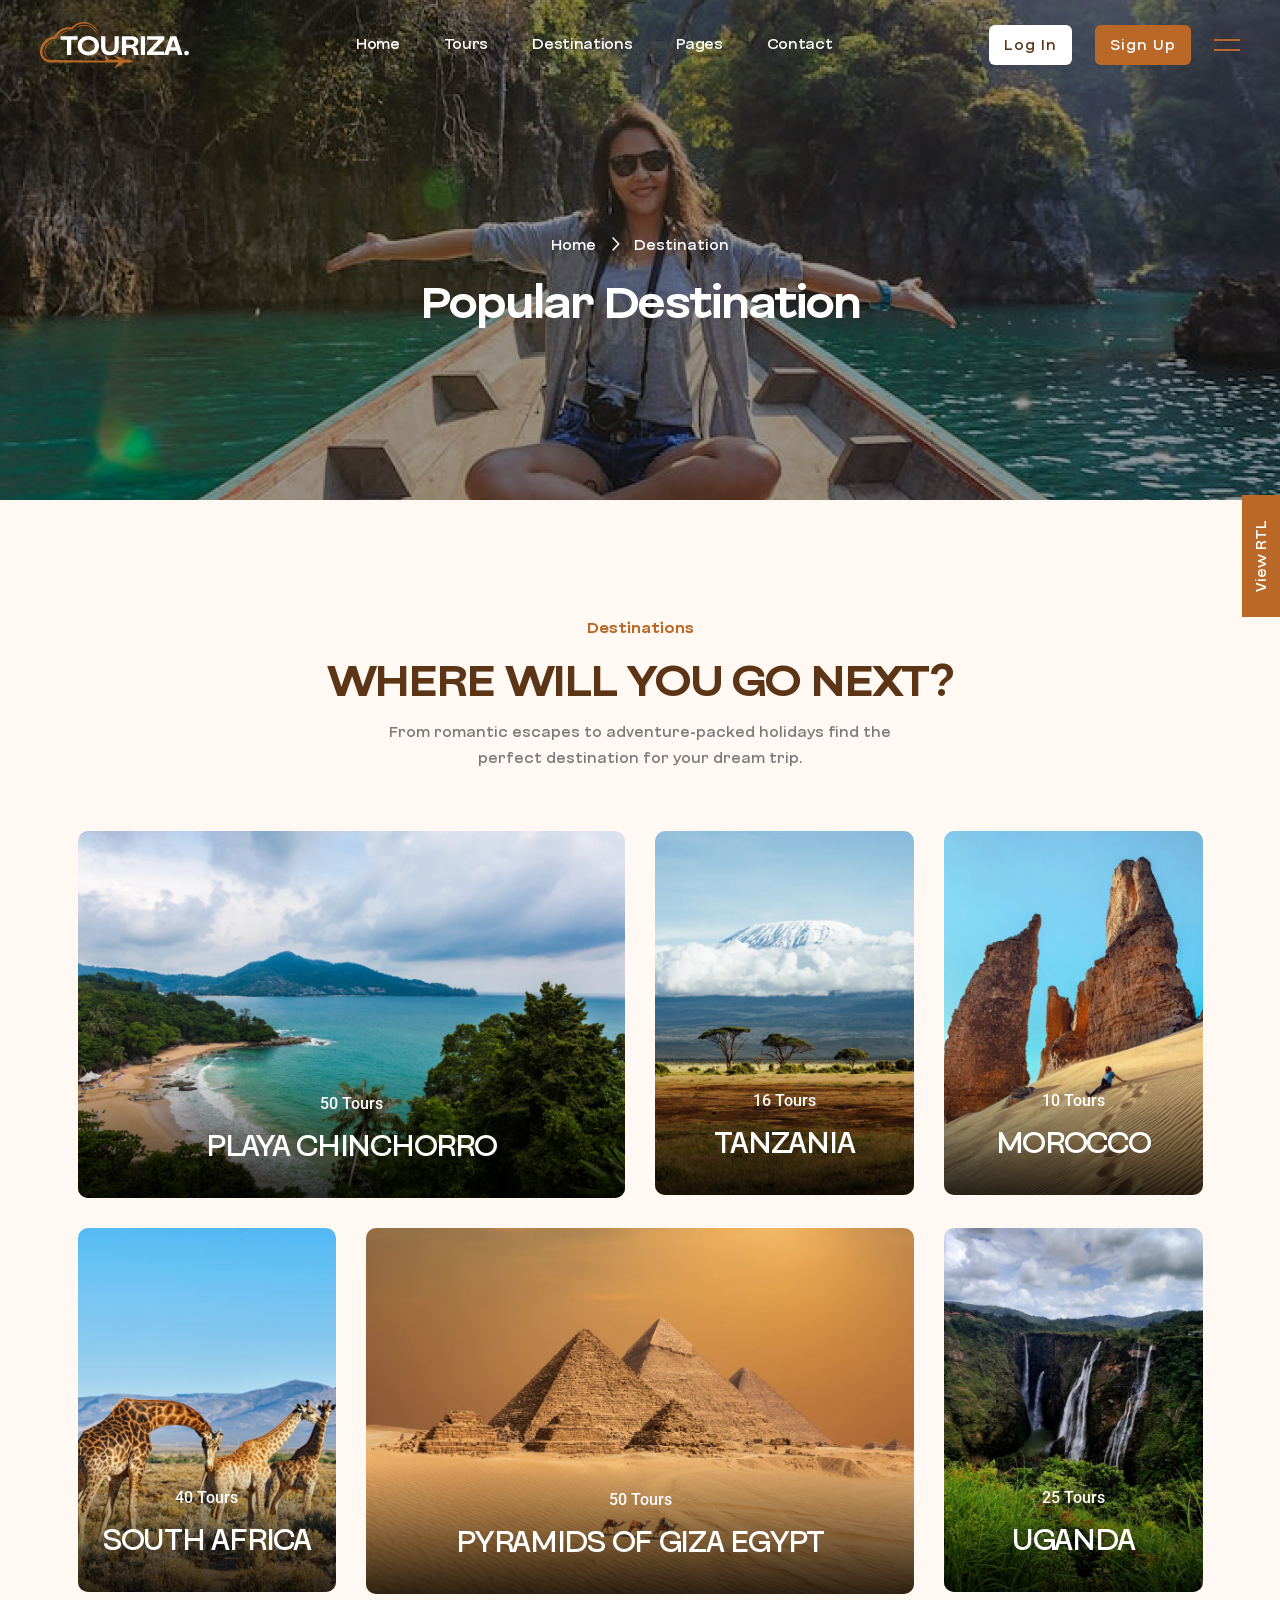
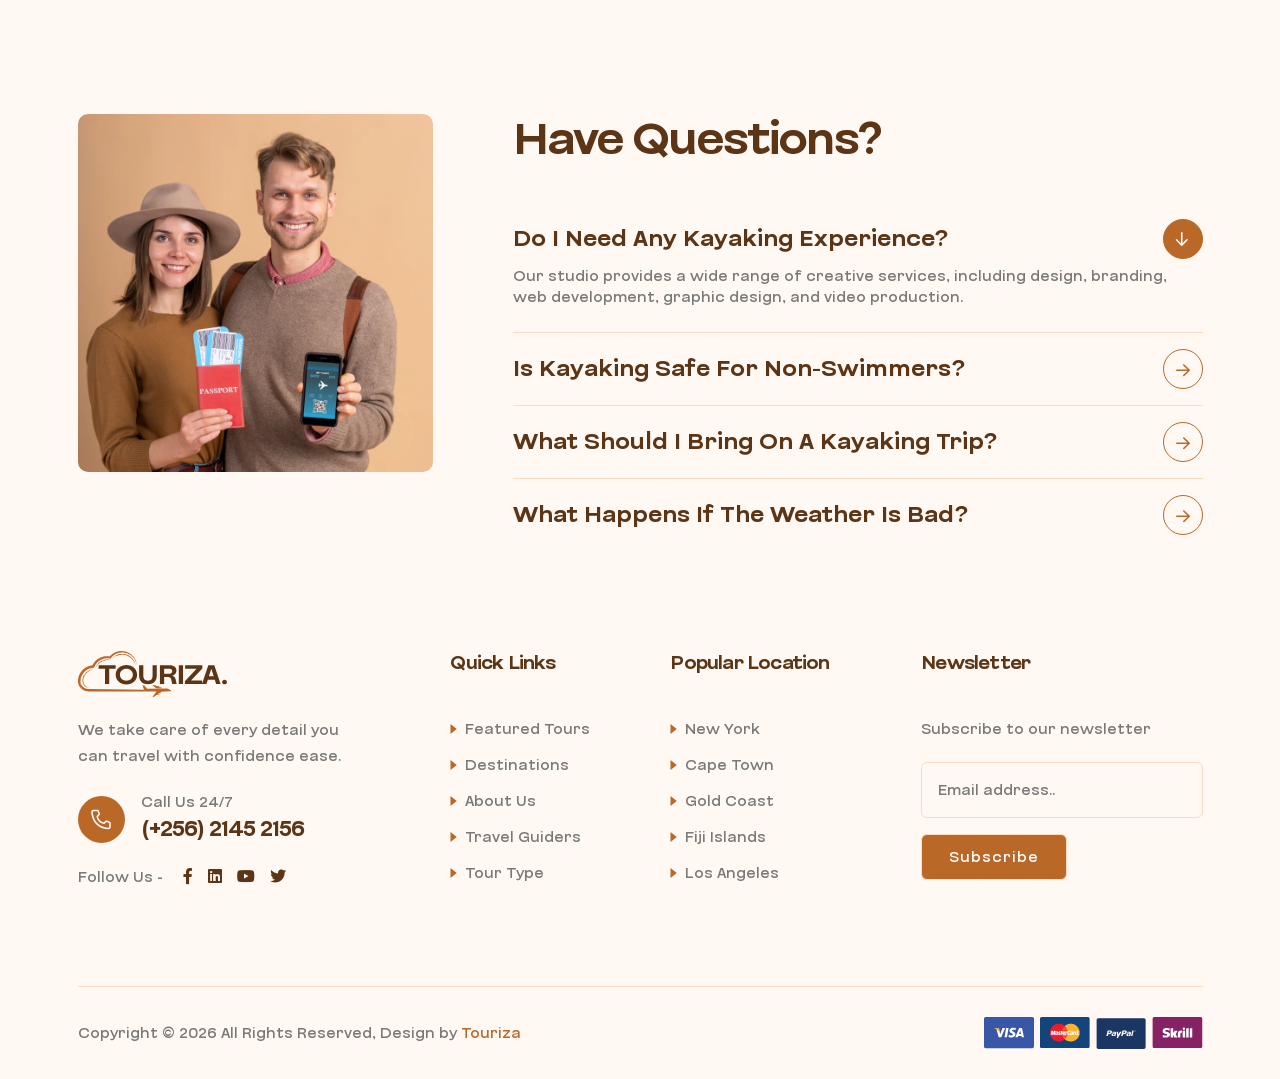
<file: destination.html>
<!DOCTYPE html>
<html lang="en">

<head>
    <meta charset="UTF-8">
    <meta name="viewport" content="width=device-width, initial-scale=1.0">
    <link rel="shortcut icon" type="image/x-icon" href="assets/images/fav.svg">
    <title>Travel & Tour Booking HTML Template</title>
    <!-- swiper css -->
    <link rel="stylesheet preload" href="assets/css/plugins/swiper.min.css" as="style">
    <!-- Custom Font css -->
    <link rel="stylesheet preload" href="assets/fonts/custom-font.css" as="style">
    <!-- magnific popup css -->
    <link rel="stylesheet preload" href="assets/css/plugins/magnific-popup.css" as="style">
    <!-- metismenu css -->
    <link rel="stylesheet preload" href="assets/css/plugins/metismenu.css" as="style">
    <!-- bootstrap css -->
    <link rel="stylesheet preload" href="assets/css/vendor/bootstrap.min.css" as="style">
    <!-- bootstrap css -->
    <link rel="stylesheet preload" href="assets/css/vendor/animate.css" as="style">
    <!-- odometer css -->
    <link rel="stylesheet preload" href="assets/css/plugins/odometer.css" as="style">
    <!-- fontawesome css -->
    <link rel="stylesheet preload" href="assets/css/plugins/fontawesome.min.css" as="style">
    <!-- Nice Select css -->
    <link rel="stylesheet preload" href="assets/css/plugins/nice-select.css" as="style">
    <!-- Custom css -->
    <link rel="stylesheet preload" href="assets/css/style.css" as="style">
</head>

<body class="home-bg">

    <!-- preloader -->
    <div class="preloader">
        <div class="loader">
            <span style="--i:1;"></span>
            <span style="--i:2;"></span>
            <span style="--i:3;"></span>
            <span style="--i:4;"></span>
            <span style="--i:5;"></span>
            <span style="--i:6;"></span>
            <span style="--i:7;"></span>
            <span style="--i:8;"></span>
            <span style="--i:9;"></span>
            <span style="--i:10;"></span>
            <span style="--i:11;"></span>
            <span style="--i:12;"></span>
            <span style="--i:13;"></span>
            <span style="--i:14;"></span>
            <span style="--i:15;"></span>
            <span style="--i:16;"></span>
            <span style="--i:17;"></span>
            <span style="--i:18;"></span>
            <span style="--i:19;"></span>
            <span style="--i:20;"></span>
            <div class="loader-plane"></div>
        </div>
    </div>
    <!-- preloader end -->
    <!-- header area start -->
    <header class="header-style-one header--sticky">
        <div class="row">
            <div class="col-lg-12">
                <div class="header-style-one-wrapper">
                    <div class="left-area">
                        <div class="logo-area">
                            <a href="index.html" class="logo">
                                <img class="light" src="assets/images/logo/01.svg" alt="logo">
                                <img class="dark" src="assets/images/logo/02.svg" alt="logo">
                            </a>
                        </div>
                        <nav class="main-nav-area">
                            <ul class="list-unstyled rts-desktop-menu">
                                <li class="menu-item rts-has-dropdown">
                                    <a class="main-element rts-dropdown-main-element" href="#">Home</a>
                                    <!-- Start Dropdown Menu -->
                                    <ul class="rts-submenu list-unstyled menu-home">
                                        <li class="nav-item"><a class="nav-link page" href="index.html">Travel Agency</a></li>
                                        <li class="nav-item"><a class="nav-link page" href="index-two.html">Hiking Travel</a></li>
                                        <li class="nav-item"><a class="nav-link page" href="index-three.html">Home Yacht</a></li>
                                        <li class="nav-item"><a class="nav-link page" href="index-four.html">Wild Travel</a></li>
                                        <li class="nav-item"><a class="nav-link page" href="index-five.html">Travel Africa</a></li>
                                        <li class="nav-item"><a class="nav-link page" href="index-six.html">Tour Marketplace</a></li>
                                        <li class="nav-item"><a class="nav-link page" href="index-seven.html">Summer Travel</a></li>
                                    </ul>
                                    <!-- End Dropdown Menu -->
                                </li>
                                <li class="menu-item rts-has-dropdown">
                                    <a href="#" class="rts-dropdown-main-element">Tours</a>
                                    <!-- Start Dropdown Menu -->
                                    <ul class="rts-submenu list-unstyled menu-home">
                                        <li class="nav-item"><a class="nav-link page" href="tour.html">Tour One</a></li>
                                        <li class="nav-item"><a class="nav-link page" href="tour-two.html">Tour Two</a></li>
                                        <li class="nav-item"><a class="nav-link page" href="tour-three.html">Tour Three</a></li>
                                        <li class="nav-item"><a class="nav-link page" href="tour-four.html">Tour Four</a></li>
                                        <li class="nav-item"><a class="nav-link page" href="tour-five.html">Tour Five</a></li>
                                        <li class="nav-item"><a class="nav-link page" href="tour-details.html">Tour Details</a></li>
                                    </ul>
                                    <!-- End Dropdown Menu -->
                                </li>
                                <li class="menu-item rts-has-dropdown">
                                    <a href="#" class="rts-dropdown-main-element">Destinations</a>
                                    <!-- Start Dropdown Menu -->
                                    <ul class="rts-submenu list-unstyled menu-home mega-menu">
                                        <div class="row p-0">
                                            <div class="col-lg-8">
                                                <div class="inner">
                                                    <h4>Explore Our Destination</h4>
                                                    <div class="destination-area-wrapper">
                                                        <div class="region-area">
                                                            <ul>
                                                                <li data-region="europe" class="active">Europe</li>
                                                                <li data-region="asia">Asia</li>
                                                                <li data-region="africa">Africa</li>
                                                                <li data-region="oceania">Oceania</li>
                                                                <li data-region="middleeast">Middle East</li>
                                                                <li data-region="america">America</li>
                                                            </ul>
                                                            <a href="destination.html" class="view-all-btn">View All</a>
                                                        </div>
                                                        <div class="destinations">
                                                            <div class="destlist active" data-region="europe">
                                                                <div class="destination-wrapper-3 radius-10 image-transform">
                                                                    <div class="image-area">
                                                                        <a href="destination-details.html">
                                                                            <img class="hover-image" src="assets/images/destination/11.webp" alt="">
                                                                        </a>
                                                                    </div>
                                                                    <div class="content">
                                                                        <h6 class="title"><a href="destination-details.html">Paris </a></h6>
                                                                    </div>
                                                                </div>
                                                                <div class="destination-wrapper-3 radius-10 image-transform">
                                                                    <div class="image-area">
                                                                        <a href="destination-details.html">
                                                                            <img class="hover-image" src="assets/images/destination/12.webp" alt="">
                                                                        </a>
                                                                    </div>
                                                                    <div class="content">
                                                                        <h6 class="title"><a href="destination-details.html">Santorini</a></h6>
                                                                    </div>
                                                                </div>
                                                                <div class="destination-wrapper-3 radius-10 image-transform">
                                                                    <div class="image-area">
                                                                        <a href="destination-details.html">
                                                                            <img class="hover-image" src="assets/images/destination/13.webp" alt="">
                                                                        </a>
                                                                    </div>
                                                                    <div class="content">
                                                                        <h6 class="title"><a href="destination-details.html">Venice</a></h6>
                                                                    </div>
                                                                </div>
                                                                <div class="destination-wrapper-3 radius-10 image-transform">
                                                                    <div class="image-area">
                                                                        <a href="destination-details.html">
                                                                            <img class="hover-image" src="assets/images/destination/14.webp" alt="">
                                                                        </a>
                                                                    </div>
                                                                    <div class="content">
                                                                        <h6 class="title"><a href="destination-details.html">London</a></h6>
                                                                    </div>
                                                                </div>
                                                            </div>
                                                            <div class="destlist" data-region="asia">
                                                                <div class="destination-wrapper-3 radius-10 image-transform">
                                                                    <div class="image-area">
                                                                        <a href="destination-details.html">
                                                                            <img class="hover-image" src="assets/images/destination/15.webp" alt="">
                                                                        </a>
                                                                    </div>
                                                                    <div class="content">
                                                                        <h6 class="title"><a href="destination-details.html">Tokyo </a></h6>
                                                                    </div>
                                                                </div>
                                                                <div class="destination-wrapper-3 radius-10 image-transform">
                                                                    <div class="image-area">
                                                                        <a href="destination-details.html">
                                                                            <img class="hover-image" src="assets/images/destination/16.webp" alt="">
                                                                        </a>
                                                                    </div>
                                                                    <div class="content">
                                                                        <h6 class="title"><a href="destination-details.html">Bali</a></h6>
                                                                    </div>
                                                                </div>
                                                                <div class="destination-wrapper-3 radius-10 image-transform">
                                                                    <div class="image-area">
                                                                        <a href="destination-details.html">
                                                                            <img class="hover-image" src="assets/images/destination/17.webp" alt="">
                                                                        </a>
                                                                    </div>
                                                                    <div class="content">
                                                                        <h6 class="title"><a href="destination-details.html">Bangkok</a></h6>
                                                                    </div>
                                                                </div>
                                                                <div class="destination-wrapper-3 radius-10 image-transform">
                                                                    <div class="image-area">
                                                                        <a href="destination-details.html">
                                                                            <img class="hover-image" src="assets/images/destination/18.webp" alt="">
                                                                        </a>
                                                                    </div>
                                                                    <div class="content">
                                                                        <h6 class="title"><a href="destination-details.html">Seoul</a></h6>
                                                                    </div>
                                                                </div>
                                                            </div>
                                                            <div class="destlist" data-region="africa">
                                                                <div class="destination-wrapper-3 radius-10 image-transform">
                                                                    <div class="image-area">
                                                                        <a href="destination-details.html">
                                                                            <img class="hover-image" src="assets/images/destination/19.webp" alt="">
                                                                        </a>
                                                                    </div>
                                                                    <div class="content">
                                                                        <h6 class="title"><a href="destination-details.html">Cape Town </a></h6>
                                                                    </div>
                                                                </div>
                                                                <div class="destination-wrapper-3 radius-10 image-transform">
                                                                    <div class="image-area">
                                                                        <a href="destination-details.html">
                                                                            <img class="hover-image" src="assets/images/destination/20.webp" alt="">
                                                                        </a>
                                                                    </div>
                                                                    <div class="content">
                                                                        <h6 class="title"><a href="destination-details.html">Marakkes</a></h6>
                                                                    </div>
                                                                </div>
                                                                <div class="destination-wrapper-3 radius-10 image-transform">
                                                                    <div class="image-area">
                                                                        <a href="destination-details.html">
                                                                            <img class="hover-image" src="assets/images/destination/21.webp" alt="">
                                                                        </a>
                                                                    </div>
                                                                    <div class="content">
                                                                        <h6 class="title"><a href="destination-details.html">Nairobi</a></h6>
                                                                    </div>
                                                                </div>
                                                                <div class="destination-wrapper-3 radius-10 image-transform">
                                                                    <div class="image-area">
                                                                        <a href="destination-details.html">
                                                                            <img class="hover-image" src="assets/images/destination/22.webp" alt="">
                                                                        </a>
                                                                    </div>
                                                                    <div class="content">
                                                                        <h6 class="title"><a href="destination-details.html">Cairo</a></h6>
                                                                    </div>
                                                                </div>
                                                            </div>
                                                            <div class="destlist" data-region="oceania">
                                                                <div class="destination-wrapper-3 radius-10 image-transform">
                                                                    <div class="image-area">
                                                                        <a href="destination-details.html">
                                                                            <img class="hover-image" src="assets/images/destination/23.webp" alt="">
                                                                        </a>
                                                                    </div>
                                                                    <div class="content">
                                                                        <h6 class="title"><a href="destination-details.html">Sydney </a></h6>
                                                                    </div>
                                                                </div>
                                                                <div class="destination-wrapper-3 radius-10 image-transform">
                                                                    <div class="image-area">
                                                                        <a href="destination-details.html">
                                                                            <img class="hover-image" src="assets/images/destination/24.webp" alt="">
                                                                        </a>
                                                                    </div>
                                                                    <div class="content">
                                                                        <h6 class="title"><a href="destination-details.html">Aukland</a></h6>
                                                                    </div>
                                                                </div>
                                                                <div class="destination-wrapper-3 radius-10 image-transform">
                                                                    <div class="image-area">
                                                                        <a href="destination-details.html">
                                                                            <img class="hover-image" src="assets/images/destination/25.webp" alt="">
                                                                        </a>
                                                                    </div>
                                                                    <div class="content">
                                                                        <h6 class="title"><a href="destination-details.html">Fiji Islands</a></h6>
                                                                    </div>
                                                                </div>
                                                                <div class="destination-wrapper-3 radius-10 image-transform">
                                                                    <div class="image-area">
                                                                        <a href="destination-details.html">
                                                                            <img class="hover-image" src="assets/images/destination/26.webp" alt="">
                                                                        </a>
                                                                    </div>
                                                                    <div class="content">
                                                                        <h6 class="title"><a href="destination-details.html">Gold Coast</a></h6>
                                                                    </div>
                                                                </div>
                                                            </div>
                                                            <div class="destlist" data-region="middleeast">
                                                                <div class="destination-wrapper-3 radius-10 image-transform">
                                                                    <div class="image-area">
                                                                        <a href="destination-details.html">
                                                                            <img class="hover-image" src="assets/images/destination/27.webp" alt="">
                                                                        </a>
                                                                    </div>
                                                                    <div class="content">
                                                                        <h6 class="title"><a href="destination-details.html">Dubai </a></h6>
                                                                    </div>
                                                                </div>
                                                                <div class="destination-wrapper-3 radius-10 image-transform">
                                                                    <div class="image-area">
                                                                        <a href="destination-details.html">
                                                                            <img class="hover-image" src="assets/images/destination/28.webp" alt="">
                                                                        </a>
                                                                    </div>
                                                                    <div class="content">
                                                                        <h6 class="title"><a href="destination-details.html">Doha</a></h6>
                                                                    </div>
                                                                </div>
                                                                <div class="destination-wrapper-3 radius-10 image-transform">
                                                                    <div class="image-area">
                                                                        <a href="destination-details.html">
                                                                            <img class="hover-image" src="assets/images/destination/29.webp" alt="">
                                                                        </a>
                                                                    </div>
                                                                    <div class="content">
                                                                        <h6 class="title"><a href="destination-details.html">Muscat</a></h6>
                                                                    </div>
                                                                </div>
                                                                <div class="destination-wrapper-3 radius-10 image-transform">
                                                                    <div class="image-area">
                                                                        <a href="destination-details.html">
                                                                            <img class="hover-image" src="assets/images/destination/30.webp" alt="">
                                                                        </a>
                                                                    </div>
                                                                    <div class="content">
                                                                        <h6 class="title"><a href="destination-details.html">Istanbul</a></h6>
                                                                    </div>
                                                                </div>
                                                            </div>
                                                            <div class="destlist" data-region="america">
                                                                <div class="destination-wrapper-3 radius-10 image-transform">
                                                                    <div class="image-area">
                                                                        <a href="destination-details.html">
                                                                            <img class="hover-image" src="assets/images/destination/31.webp" alt="">
                                                                        </a>
                                                                    </div>
                                                                    <div class="content">
                                                                        <h6 class="title"><a href="destination-details.html">New York </a></h6>
                                                                    </div>
                                                                </div>
                                                                <div class="destination-wrapper-3 radius-10 image-transform">
                                                                    <div class="image-area">
                                                                        <a href="destination-details.html">
                                                                            <img class="hover-image" src="assets/images/destination/32.webp" alt="">
                                                                        </a>
                                                                    </div>
                                                                    <div class="content">
                                                                        <h6 class="title"><a href="destination-details.html">Toronto</a></h6>
                                                                    </div>
                                                                </div>
                                                                <div class="destination-wrapper-3 radius-10 image-transform">
                                                                    <div class="image-area">
                                                                        <a href="destination-details.html">
                                                                            <img class="hover-image" src="assets/images/destination/25.webp" alt="">
                                                                        </a>
                                                                    </div>
                                                                    <div class="content">
                                                                        <h6 class="title"><a href="destination-details.html">Los Angeles</a></h6>
                                                                    </div>
                                                                </div>
                                                                <div class="destination-wrapper-3 radius-10 image-transform">
                                                                    <div class="image-area">
                                                                        <a href="destination-details.html">
                                                                            <img class="hover-image" src="assets/images/destination/26.webp" alt="">
                                                                        </a>
                                                                    </div>
                                                                    <div class="content">
                                                                        <h6 class="title"><a href="destination-details.html">Rio De Janairo</a></h6>
                                                                    </div>
                                                                </div>
                                                            </div>
                                                            <a href="destination.html" class="view-all-btn">View All Destination</a>
                                                        </div>
                                                    </div>
                                                </div>
                                            </div>
                                            <div class="col-lg-4 p-0">
                                                <div class="ad-image">
                                                    <img src="assets/images/destination/25.webp" alt="">
                                                    <div class="ad-content">
                                                        <h5 class="ad-title">Escape the Ordinary — Discover the World!</h5>
                                                        <a class="rts-btn btn-primary with-arrow" href="destination.html">Discover More <i class="fa-regular fa-arrow-up up-right"></i></a>
                                                    </div>
                                                </div>
                                            </div>
                                        </div>
                                    </ul>
                                    <!-- End Dropdown Menu -->
                                </li>
                                <li class="menu-item rts-has-dropdown">
                                    <a href="#" class="rts-dropdown-main-element">Pages</a>
                                    <!-- Start Dropdown Menu -->
                                    <ul class="rts-submenu list-unstyled menu-home">
                                        <li class="nav-item"><a class="nav-link page" href="about.html">About</a></li>
                                        <li class="nav-item"><a class="nav-link" href="team.html">Teams</a></li>
                                        <li class="nav-item"><a class="nav-link" href="blog.html">Blog</a></li>
                                        <li class="nav-item"><a class="nav-link" href="blog-details.html">Blog Details</a></li>
                                        <li class="nav-item"><a class="nav-link" href="sign-in.html">Log In</a></li>
                                        <li class="nav-item"><a class="nav-link" href="sign-up.html">Sign Up</a></li>
                                    </ul>
                                    <!-- End Dropdown Menu -->
                                </li>
                                <li class="menu-item"><a class="main-element rts-dropdown-main-element" href="contact.html">Contact</a></li>
                            </ul>
                        </nav>
                    </div>
                    <div class="button-area-start">
                        <a href="sign-in.html" class="rts-btn btn-primary btn-white">Log In</a>
                        <a href="sign-up.html" class="rts-btn btn-primary">Sign Up</a>
                        <div class="menu-btn-toggle2 white">
                            <div class="eel-icon-menu-wrap">
                                <em class="eel-icon-menu"></em>
                                <em class="eel-icon-menu"></em>
                            </div>
                        </div>
                        <div class="menu-btn radius-6" id="menu-btn">
                            <svg width="20" height="16" viewBox="0 0 20 16" fill="none" xmlns="http://www.w3.org/2000/svg">
                                <rect y="14" width="20" height="2" fill="#FFFFFF"></rect>
                                <rect y="7" width="20" height="2" fill="#FFFFFF"></rect>
                                <rect width="20" height="2" fill="#FFFFFF"></rect>
                            </svg>
                        </div>
                    </div>
                </div>
            </div>
        </div>
    </header>
    <!-- header area end -->

    <!-- breadcrumb area start -->
    <!-- rts breadcrumb area start -->
    <div class="rts-breadcrumb-area one" data-bg-src="assets/images/breadcrumb/02.webp">
        <div class="container h-100">
            <div class="breadcrumb-area-wrapper">
                <div class="nav-bread-crumb">
                    <a href="index.html">Home</a>
                    <span><i class="fa-regular fa-chevron-right"></i></span>
                    <a href="#" class="current">Destination</a>
                </div>
                <h1 class="title">Popular Destination</h1>
            </div>
        </div>
    </div>
    <!-- rts breadcrumb area end -->
    <!-- breadcrumb area end -->


    <!-- rts Destinations area start -->
    <section class="rts-destination-area rts-section-gap">
        <div class="container">
            <div class="section-title-area center-style">
                <p class="sub-title d-flex align-items-center justify-content-center gap-2 wow fadeInUp" data-wow-delay="0.2s">Destinations</p>
                <h2 class="section-title text-uppercase wow fadeInUp" data-wow-delay="0.4s">Where Will You Go Next?</h2>
                <p class="desc wow fadeInUp" data-wow-delay="0.6s">From romantic escapes to adventure-packed holidays find the <br> perfect destination for your dream trip.</p>
            </div>
            <div class="section-inner mt--60">
                <div class="row g-5">
                    <div class="col-lg-6 col-md-12">
                        <div class="destination-wrapper-4 radius-10 image-transform wow fadeInRight" data-wow-delay="0.2s">
                            <div class="image-area image-transform">
                                <a href="destination-details.html"><img class="hover-image" src="assets/images/destination/21.webp" alt=""></a>
                            </div>
                            <div class="content-area">
                                <p>50 Tours</p>
                                <h4 class="title text-uppercase"><a href="destination-details.html">Playa Chinchorro</a></h4>
                                <a href="destination-details.html" class="rts-btn text-btn with-arrow">Explore Now <i class="fa-regular fa-arrow-up up-right"></i></a>
                            </div>
                        </div>
                    </div>
                    <div class="col-lg-3 col-md-6 col-sm-6">
                        <div class="destination-wrapper-4 radius-10 image-transform wow fadeInRight" data-wow-delay="0.4s">
                            <div class="image-area image-transform">
                                <a href="destination-details.html"><img class="hover-image" src="assets/images/destination/22.webp" alt=""></a>
                            </div>
                            <div class="content-area">
                                <p>16 Tours</p>
                                <h4 class="title text-uppercase"><a href="destination-details.html">Tanzania</a></h4>
                                <a href="destination-details.html" class="rts-btn text-btn with-arrow">Explore Now <i class="fa-regular fa-arrow-up up-right"></i></a>
                            </div>
                        </div>
                    </div>
                    <div class="col-lg-3 col-md-6 col-sm-6">
                        <div class="destination-wrapper-4 radius-10 image-transform wow fadeInRight" data-wow-delay="0.6s">
                            <div class="image-area image-transform">
                                <a href="destination-details.html"><img class="hover-image" src="assets/images/destination/23.webp" alt=""></a>
                            </div>
                            <div class="content-area">
                                <p>10 Tours</p>
                                <h4 class="title text-uppercase"><a href="destination-details.html">Morocco</a></h4>
                                <a href="destination-details.html" class="rts-btn text-btn with-arrow">Explore Now <i class="fa-regular fa-arrow-up up-right"></i></a>
                            </div>
                        </div>
                    </div>
                    <div class="col-lg-3 col-md-6 col-sm-6">
                        <div class="destination-wrapper-4 radius-10 image-transform wow fadeInLeft" data-wow-delay="1.2s">
                            <div class="image-area image-transform">
                                <a href="destination-details.html"><img class="hover-image" src="assets/images/destination/24.webp" alt=""></a>
                            </div>
                            <div class="content-area">
                                <p>40 Tours</p>
                                <h4 class="title text-uppercase"><a href="destination-details.html">South Africa</a></h4>
                                <a href="destination-details.html" class="rts-btn text-btn with-arrow">Explore Now <i class="fa-regular fa-arrow-up up-right"></i></a>
                            </div>
                        </div>
                    </div>
                    <div class="col-lg-6 col-md-12 order-change">
                        <div class="destination-wrapper-4 radius-10 image-transform wow fadeInLeft" data-wow-delay="1s">
                            <div class="image-area image-transform">
                                <a href="destination-details.html"><img class="hover-image" src="assets/images/destination/25.webp" alt=""></a>
                            </div>
                            <div class="content-area">
                                <p>50 Tours</p>
                                <h4 class="title text-uppercase"><a href="destination-details.html">Pyramids of Giza Egypt</a></h4>
                                <a href="destination-details.html" class="rts-btn text-btn with-arrow">Explore Now <i class="fa-regular fa-arrow-up up-right"></i></a>
                            </div>
                        </div>
                    </div>
                    <div class="col-lg-3 col-md-6 col-sm-6">
                        <div class="destination-wrapper-4 radius-10 image-transform wow fadeInLeft" data-wow-delay=".8s">
                            <div class="image-area image-transform">
                                <a href="destination-details.html"><img class="hover-image" src="assets/images/destination/26.webp" alt=""></a>
                            </div>
                            <div class="content-area">
                                <p>25 Tours</p>
                                <h4 class="title text-uppercase"><a href="destination-details.html">Uganda</a></h4>
                                <a href="destination-details.html" class="rts-btn text-btn with-arrow">Explore Now <i class="fa-regular fa-arrow-up up-right"></i></a>
                            </div>
                        </div>
                    </div>
                </div>
            </div>
        </div>
    </section>
    <!-- rts Destinations area end -->

    <!-- rts faq area start -->
    <section class="rts-faq-area">
        <div class="container">
            <div class="section-inner">
                <div class="row g-5">
                    <div class="col-lg-4">
                        <div class="image-area overflow-hidden radius-10 wow zoomIn" data-wow-delay="0.4s">
                            <img class="wow scaleIn" data-wow-delay="0.4s" src="assets/images/about/03.webp" alt="">
                        </div>
                    </div>
                    <div class="col-lg-8">
                        <div class="faq-content">
                            <div class="section-title-area">
                                <h2 class="section-title mb-0">Have questions?</h2>
                            </div>

                            <div class="accordion-faq-one mt--60">
                                <div class="accordion" id="accordionExample">
                                    <div class="accordion-item">
                                        <h2 class="accordion-header">
                                            <button class="accordion-button" type="button" data-bs-toggle="collapse" data-bs-target="#collapseOne" aria-expanded="true" aria-controls="collapseOne">
                                                Do I need any kayaking experience?
                                            </button>
                                        </h2>
                                        <div id="collapseOne" class="accordion-collapse collapse show" data-bs-parent="#accordionExample">
                                            <div class="accordion-body">
                                                Our studio provides a wide range of creative services, including design, branding, web development, graphic design, and video production.
                                            </div>
                                        </div>
                                    </div>
                                    <div class="accordion-item">
                                        <h2 class="accordion-header">
                                            <button class="accordion-button collapsed" type="button" data-bs-toggle="collapse" data-bs-target="#collapseTwo" aria-expanded="false" aria-controls="collapseTwo">
                                                Is kayaking safe for non-swimmers?
                                            </button>
                                        </h2>
                                        <div id="collapseTwo" class="accordion-collapse collapse" data-bs-parent="#accordionExample">
                                            <div class="accordion-body">
                                                Our studio provides a wide range of creative services, including design, branding, web development, graphic design, and video production.
                                            </div>
                                        </div>
                                    </div>
                                    <div class="accordion-item">
                                        <h2 class="accordion-header">
                                            <button class="accordion-button collapsed" type="button" data-bs-toggle="collapse" data-bs-target="#collapseThree" aria-expanded="false" aria-controls="collapseThree">
                                                What should I bring on a kayaking trip?
                                            </button>
                                        </h2>
                                        <div id="collapseThree" class="accordion-collapse collapse" data-bs-parent="#accordionExample">
                                            <div class="accordion-body">
                                                Our studio provides a wide range of creative services, including design, branding, web development, graphic design, and video production.
                                            </div>
                                        </div>
                                    </div>
                                    <div class="accordion-item">
                                        <h2 class="accordion-header">
                                            <button class="accordion-button collapsed" type="button" data-bs-toggle="collapse" data-bs-target="#collapseFour" aria-expanded="false" aria-controls="collapseFour">
                                                What happens if the weather is bad?
                                            </button>
                                        </h2>
                                        <div id="collapseFour" class="accordion-collapse collapse" data-bs-parent="#accordionExample">
                                            <div class="accordion-body">
                                                Our studio provides a wide range of creative services, including design, branding, web development, graphic design, and video production.
                                            </div>
                                        </div>
                                    </div>
                                </div>
                            </div>
                        </div>
                    </div>
                </div>
            </div>
        </div>
    </section>
    <!-- rts faq area end -->


    <!-- rts footer area start -->
    <div class="rts-footer-area-one pt--100 pb--30">
        <div class="container">
            <div class="footer-inner">
                <div class="left">
                    <div class="single-footer-widget-one logo-area">
                        <a href="#" class="logo">
                            <img class="light" src="assets//images/logo/02.svg" alt="logo">
                        </a>
                        <p class="desc">We take care of every detail you can travel with confidence ease.</p>
                        <div class="call-us">
                            <div class="icon"><img src="assets/images/others/01.svg" alt=""></div>
                            <div class="text">
                                <p>Call Us 24/7</p>
                                <h5><a href="call-to:25621452156">(+256) 2145 2156</a></h5>
                            </div>
                        </div>
                        <ul class="social-area">
                            <li>Follow Us -</li>
                            <li><a href="#"><i class="fa-brands fa-facebook-f"></i></a></li>
                            <li><a href="#"><i class="fa-brands fa-linkedin"></i></a></li>
                            <li><a href="#"><i class="fa-brands fa-youtube"></i></a></li>
                            <li><a href="#"><i class="fa-brands fa-twitter"></i></a></li>
                        </ul>
                    </div>
                </div>
                <div class="mid d-flex justify-content-center">
                    <div class="single-footer-widget-one essential-links">
                        <h6 class="title">Quick Links</h6>
                        <ul>
                            <li><svg width="7" height="10" viewBox="0 0 7 10" fill="none" xmlns="http://www.w3.org/2000/svg">
                                    <path d="M0.5 0L6.75 5L0.5 10V0Z" fill="#BA6827" />
                                </svg>
                                <a href="tour.html">Featured Tours</a>
                            </li>
                            <li><svg width="7" height="10" viewBox="0 0 7 10" fill="none" xmlns="http://www.w3.org/2000/svg">
                                    <path d="M0.5 0L6.75 5L0.5 10V0Z" fill="#BA6827" />
                                </svg>
                                <a href="destination.html">Destinations</a>
                            </li>
                            <li><svg width="7" height="10" viewBox="0 0 7 10" fill="none" xmlns="http://www.w3.org/2000/svg">
                                    <path d="M0.5 0L6.75 5L0.5 10V0Z" fill="#BA6827" />
                                </svg>
                                <a href="about.html">About Us</a>
                            </li>
                            <li><svg width="7" height="10" viewBox="0 0 7 10" fill="none" xmlns="http://www.w3.org/2000/svg">
                                    <path d="M0.5 0L6.75 5L0.5 10V0Z" fill="#BA6827" />
                                </svg>
                                <a href="team.html">Travel Guiders</a>
                            </li>
                            <li><svg width="7" height="10" viewBox="0 0 7 10" fill="none" xmlns="http://www.w3.org/2000/svg">
                                    <path d="M0.5 0L6.75 5L0.5 10V0Z" fill="#BA6827" />
                                </svg>
                                <a href="tour.html">Tour Type</a>
                            </li>
                        </ul>
                    </div>
                    <div class="single-footer-widget-one essential-links">
                        <h6 class="title">Popular Location</h6>
                        <ul>
                            <li><svg width="7" height="10" viewBox="0 0 7 10" fill="none" xmlns="http://www.w3.org/2000/svg">
                                    <path d="M0.5 0L6.75 5L0.5 10V0Z" fill="#BA6827" />
                                </svg>
                                <a href="destination-details.html">New York</a>
                            </li>
                            <li><svg width="7" height="10" viewBox="0 0 7 10" fill="none" xmlns="http://www.w3.org/2000/svg">
                                    <path d="M0.5 0L6.75 5L0.5 10V0Z" fill="#BA6827" />
                                </svg>
                                <a href="destination-details.html">Cape Town</a>
                            </li>
                            <li><svg width="7" height="10" viewBox="0 0 7 10" fill="none" xmlns="http://www.w3.org/2000/svg">
                                    <path d="M0.5 0L6.75 5L0.5 10V0Z" fill="#BA6827" />
                                </svg>
                                <a href="destination-details.html">Gold Coast</a>
                            </li>
                            <li><svg width="7" height="10" viewBox="0 0 7 10" fill="none" xmlns="http://www.w3.org/2000/svg">
                                    <path d="M0.5 0L6.75 5L0.5 10V0Z" fill="#BA6827" />
                                </svg>
                                <a href="destination-details.html">Fiji Islands</a>
                            </li>
                            <li><svg width="7" height="10" viewBox="0 0 7 10" fill="none" xmlns="http://www.w3.org/2000/svg">
                                    <path d="M0.5 0L6.75 5L0.5 10V0Z" fill="#BA6827" />
                                </svg>
                                <a href="destination-details.html">Los Angeles</a>
                            </li>
                        </ul>
                    </div>
                </div>
                <div class="right">
                    <div class="footer-input-main-wrapper-one">
                        <div class="single-footer-widget-one">
                            <h6 class="title">Newsletter</h6>
                            <p class="desc">Subscribe to our newsletter</p>
                            <form action="#">
                                <input class="radius-6" type="email" placeholder="Email address.." required>
                                <button class="rts-btn btn-primary radius-6 border">Subscribe</button>
                            </form>
                        </div>
                    </div>
                </div>
            </div>
            <div class="row">
                <div class="col-lg-12">
                    <!-- copyright area start -->
                    <div class="copyright-area-start">
                        <p>Copyright © <script>
                                document.write(
                                    new Date().getFullYear()
                                )
                            </script> All Rights Reserved, Design by <span><a href="index.html">Touriza</a></span></p>
                        <ul>
                            <li><a href="#"><img src="assets/images/others/payment-01.svg" alt=""></a></li>
                            <li><a href="#"><img src="assets/images/others/payment-02.svg" alt=""></a></li>
                            <li><a href="#"><img src="assets/images/others/payment-03.svg" alt=""></a></li>
                            <li><a href="#"><img src="assets/images/others/payment-04.svg" alt=""></a></li>
                        </ul>
                    </div>
                    <!-- copyright area end -->
                </div>
            </div>
        </div>
    </div>
    <!-- rts footer area end -->


    <div id="anywhere-home" class="">
    </div>


    <!-- side bar area  -->
    <div id="side-bar" class="side-bar header-two">
        <button class="close-icon-menu"><i class="fa-sharp fa-thin fa-xmark"></i></button>
        <a class="logo" href="index.html"><img src="assets/images/logo/04.svg" alt=""></a>
        <!-- mobile menu area start -->
        <div class="mobile-menu-main">
            <nav class="nav-main mainmenu-nav mt--30">
                <ul class="mainmenu metismenu" id="mobile-menu-active">
                    <li class="has-droupdown">
                        <a href="#" class="main">Home</a>
                        <ul class="submenu mm-collapse">
                            <li><a class="mobile-menu-link" href="index.html">Travel Agency</a></li>
                            <li><a class="mobile-menu-link" href="index-two.html">Hiking Travel</a></li>
                            <li><a class="mobile-menu-link" href="index-three.html">Home Yacht</a></li>
                            <li><a class="mobile-menu-link" href="index-four.html">Wild Travel</a></li>
                            <li><a class="mobile-menu-link" href="index-five.html">Travel Africa</a></li>
                            <li><a class="mobile-menu-link" href="index-six.html">Web Design Agency</a></li>
                            <li><a class="mobile-menu-link" href="index-seven.html">Summer Travel</a></li>
                        </ul>
                    </li>
                    <li class="has-droupdown">
                        <a href="#" class="main">Tour</a>
                        <ul class="submenu mm-collapse">
                            <li><a class="mobile-menu-link" href="tour.html">Tour One</a></li>
                            <li><a class="mobile-menu-link" href="tour-two.html">Tour Two</a></li>
                            <li><a class="mobile-menu-link" href="tour-three.html">Tour Three</a></li>
                            <li><a class="mobile-menu-link" href="tour-four.html">Tour Four</a></li>
                            <li><a class="mobile-menu-link" href="tour-five.html">Tour Five</a></li>
                            <li><a class="mobile-menu-link" href="tour-details.html">Tour Details</a></li>
                        </ul>
                    </li>
                    <li class="has-droupdown">
                        <a href="#" class="main">Destinations</a>
                        <ul class="submenu mm-collapse">
                            <li><a class="mobile-menu-link" href="destination.html">Destinations</a></li>
                            <li><a class="mobile-menu-link" href="destination-details.html">Destinations Details</a></li>
                        </ul>
                    </li>
                    <li class="has-droupdown">
                        <a href="#" class="main">Pages</a>
                        <ul class="submenu mm-collapse">
                            <li><a class="mobile-menu-link" href="about.html">About</a></li>
                            <li><a class="mobile-menu-link" href="team.html">Teams</a></li>
                            <li><a class="mobile-menu-link" href="sign-in.html">Log In</a></li>
                            <li><a class="mobile-menu-link" href="sign-up.html">Sign Up</a></li>
                        </ul>
                    </li>
                    <li>
                        <a href="contact.html" class="main">Contact Us</a>
                    </li>
                </ul>
            </nav>

            <div class="follow-us">
                <ul>
                    <li><a href="#" aria-label="Facebook"><i class="fab fa-facebook-f" style="font-family: &quot;Font Awesome 6 Brands&quot;, Bangla867, sans-serif;"></i></a></li>
                    <li><a href="#" aria-label="twitter"><i class="fab fa-twitter" style="font-family: &quot;Font Awesome 6 Brands&quot;, Bangla867, sans-serif;"></i></a></li>
                    <li><a href="#" aria-label="instagram"><i class="fab fa-instagram" style="font-family: &quot;Font Awesome 6 Brands&quot;, Bangla867, sans-serif;"></i></a></li>
                    <li><a href="#" aria-label="linkdin"><i class="fa-brands fa-linkedin-in" style="font-family: &quot;Font Awesome 6 Brands&quot;, Bangla867, sans-serif;"></i></a></li>
                </ul>
            </div>
        </div>
        <!-- mobile menu area end -->
    </div>
    <!-- side abr area end -->

    <div class="slider-drag-cursor"><i class="fas fa-angle-left me-2"></i> DRAG <i class="fas fa-angle-right ms-2"></i>
    </div>

    <!-- progress area start -->
    <div class="progress-wrap">
        <svg class="progress-circle svg-content" width="100%" height="100%" viewBox="-1 -1 102 102">
            <path d="M50,1 a49,49 0 0,1 0,98 a49,49 0 0,1 0,-98" style="transition: stroke-dashoffset 10ms linear 0s; stroke-dasharray: 307.919, 307.919; stroke-dashoffset: 307.919;"></path>
        </svg>
    </div>
    <!-- progress area end -->

    <div class="rtl-ltr-switcher-btn">
        <span class="rtl">View RTL</span>
        <span class="ltr show">View LTR</span>
    </div>



    <!-- jquery js -->
    <script defer src="assets/js/plugins/jquery.min.js"></script>
    <script defer src="assets/js/plugins/bootstrap.min.js"></script>
    <script defer src="assets/js/plugins/metismenu.js"></script>
    <script defer src="assets/js/vendor/jqueryui.js"></script>
    <script defer src="assets/js/vendor/waypoint.js"></script>
    <script defer src="assets/js/plugins/swiper.js"></script>
    <script defer src="assets/js/plugins/smoothscroll.js"></script>
    <script defer src="assets/js/vendor/wow.js"></script>
    <script defer src="assets/js/plugins/odometer.js"></script>
    <script defer src="assets/js/plugins/magnific-popup.js"></script>
    <script defer src="assets/js/plugins/isotop.js"></script>
    <!-- contact form js -->
    <script defer src="assets/js/plugins/contact-form.js"></script>
    <script defer src="assets/js/main.js"></script>

    <script>
        document.addEventListener("DOMContentLoaded", () => {
            const regionItems = document.querySelectorAll(".region-area ul li");
            const destLists = document.querySelectorAll(".destlist");

            regionItems.forEach(item => {
                item.addEventListener("click", () => {
                    const region = item.getAttribute("data-region");

                    // Remove active from all and add to clicked
                    regionItems.forEach(li => li.classList.remove("active"));
                    item.classList.add("active");

                    // Change destination list smoothly
                    destLists.forEach(list => {
                        if (list.getAttribute("data-region") === region) {
                            list.classList.add("active");
                        } else {
                            list.classList.remove("active");
                        }
                    });
                });
            });
        });
    </script>


</body>

</html>
</file>
<file: assets/fonts/custom-font.css>
/**
* @license
*
* Font Family: Sunsive
* Designed by: Indian Type Foundry
* URL: https://www.fontshare.com/fonts/Sunsive
* © 2025 Indian Type Foundry
*
* Sunsive Extralight 
* Sunsive Light 
* Sunsive Regular 
* Sunsive Medium 
* Sunsive Semibold 
* Sunsive Bold 
* Sunsive Variable (Variable font)

*
*/
@font-face {
  font-family: 'Sunsive';
    src: url('Sunsive-Regular.eot'); /* IE9 Compat Modes */
    src: url('Sunsive-Regular.eot?#iefix') format('embedded-opentype'), /* IE6-IE8 */
         url('Sunsive-Regular.woff') format('woff'), /* Modern Browsers */
         url('Sunsive-Regular.woff2') format('woff2'), /* Modern Browsers */
         url('Sunsive-Regular.ttf') format('truetype'); /* Safari, Android, iOS */
    font-style: normal;
    font-weight: 400;
    text-rendering: optimizeLegibility;
}
@font-face {
  font-family: 'Sunsive';
    src: url('Sunsive-Medium.eot'); /* IE9 Compat Modes */
    src: url('Sunsive-Medium.eot?#iefix') format('embedded-opentype'), /* IE6-IE8 */
         url('Sunsive-Medium.woff') format('woff'), /* Modern Browsers */
         url('Sunsive-Medium.woff2') format('woff2'), /* Modern Browsers */
         url('Sunsive-Medium.ttf') format('truetype'); /* Safari, Android, iOS */
    font-style: normal;
    font-weight: 500;
    text-rendering: optimizeLegibility;
}
@font-face {
  font-family: 'SunsiveSemBd';
    src: url('Sunsive-SemiBold.eot'); /* IE9 Compat Modes */
    src: url('Sunsive-SemiBold.eot?#iefix') format('embedded-opentype'), /* IE6-IE8 */
         url('Sunsive-SemiBold.woff') format('woff'), /* Modern Browsers */
         url('Sunsive-SemiBold.woff2') format('woff2'), /* Modern Browsers */
         url('Sunsive-SemiBold.ttf') format('truetype'); /* Safari, Android, iOS */
    font-style: normal;
    font-weight: 600;
    text-rendering: optimizeLegibility;
}
@font-face {
  font-family: 'Sunsive';
    src: url('Sunsive-Bold.eot'); /* IE9 Compat Modes */
    src: url('Sunsive-Bold.eot?#iefix') format('embedded-opentype'), /* IE6-IE8 */
         url('Sunsive-Bold.woff') format('woff'), /* Modern Browsers */
         url('Sunsive-Bold.woff2') format('woff2'), /* Modern Browsers */
         url('Sunsive-Bold.ttf') format('truetype'); /* Safari, Android, iOS */
    font-style: normal;
    font-weight: 700;
    text-rendering: optimizeLegibility;
}

@font-face {
  font-family: 'Sunsive';
    src: url('Sunsive-ExtraBold.eot'); /* IE9 Compat Modes */
    src: url('Sunsive-ExtraBold.eot?#iefix') format('embedded-opentype'), /* IE6-IE8 */
         url('Sunsive-ExtraBold.woff') format('woff'), /* Modern Browsers */
         url('Sunsive-ExtraBold.woff2') format('woff2'), /* Modern Browsers */
         url('Sunsive-ExtraBold.ttf') format('truetype'); /* Safari, Android, iOS */
    font-style: normal;
    font-weight: normal;
    text-rendering: optimizeLegibility;
}
</file>
<file: assets/css/plugins/odometer.css>
.odometer.odometer-auto-theme,.odometer.odometer-theme-default {
    display: inline-block;
    vertical-align: middle;
    position: relative
}

.odometer.odometer-auto-theme .odometer-digit,.odometer.odometer-theme-default .odometer-digit {
    display: inline-block;
    vertical-align: middle;
    position: relative
}

.odometer.odometer-auto-theme .odometer-digit .odometer-digit-spacer,.odometer.odometer-theme-default .odometer-digit .odometer-digit-spacer {
    display: inline-block;
    vertical-align: middle;
    visibility: hidden
}

.odometer.odometer-auto-theme .odometer-digit .odometer-digit-inner,.odometer.odometer-theme-default .odometer-digit .odometer-digit-inner {
    text-align: left;
    display: block;
    position: absolute;
    top: 0;
    left: 0;
    right: 0;
    bottom: 0;
    overflow: hidden
}

.odometer.odometer-auto-theme .odometer-digit .odometer-ribbon,.odometer.odometer-theme-default .odometer-digit .odometer-ribbon {
    display: block
}

.odometer.odometer-auto-theme .odometer-digit .odometer-ribbon-inner,.odometer.odometer-theme-default .odometer-digit .odometer-ribbon-inner {
    display: block;
    -webkit-backface-visibility: hidden
}

.odometer.odometer-auto-theme .odometer-digit .odometer-value,.odometer.odometer-theme-default .odometer-digit .odometer-value {
    display: block;
    -webkit-transform: translateZ(0)
}

.odometer.odometer-auto-theme .odometer-digit .odometer-value.odometer-last-value,.odometer.odometer-theme-default .odometer-digit .odometer-value.odometer-last-value {
    position: absolute
}

.odometer.odometer-auto-theme.odometer-animating-up .odometer-ribbon-inner,.odometer.odometer-theme-default.odometer-animating-up .odometer-ribbon-inner {
    -webkit-transition: -webkit-transform 2s;
    -o-transition: -o-transform 2s;
    transition: -webkit-transform 2s;
    -o-transition: transform 2s;
    transition: transform 2s;
    transition: transform 2s, -webkit-transform 2s
}

.odometer.odometer-auto-theme.odometer-animating-up.odometer-animating .odometer-ribbon-inner,.odometer.odometer-theme-default.odometer-animating-up.odometer-animating .odometer-ribbon-inner {
    -webkit-transform: translateY(-100%);
    -ms-transform: translateY(-100%);
    transform: translateY(-100%)
}

.odometer.odometer-auto-theme.odometer-animating-down .odometer-ribbon-inner,.odometer.odometer-theme-default.odometer-animating-down .odometer-ribbon-inner {
    -webkit-transform: translateY(-100%);
    -ms-transform: translateY(-100%);
    transform: translateY(-100%)
}

.odometer.odometer-auto-theme.odometer-animating-down.odometer-animating .odometer-ribbon-inner,.odometer.odometer-theme-default.odometer-animating-down.odometer-animating .odometer-ribbon-inner {
    -webkit-transition: -webkit-transform 2s;
    -o-transition: -o-transform 2s;
    transition: -webkit-transform 2s;
    -o-transition: transform 2s;
    transition: transform 2s;
    transition: transform 2s, -webkit-transform 2s;
    -webkit-transform: translateY(0);
    -ms-transform: translateY(0);
    transform: translateY(0)
}

.odometer.odometer-auto-theme,.odometer.odometer-theme-default {
    line-height: 1.1em
}

.odometer.odometer-auto-theme .odometer-value,.odometer.odometer-theme-default .odometer-value {
    text-align: center
}
</file>
<file: assets/css/plugins/nice-select.css>
.nice-select,.nice-select .list{background-color:#fff;-webkit-box-sizing:border-box;box-sizing:border-box}.nice-select .list,.nice-select:after{pointer-events:none;position:absolute}.nice-select,.nice-select .option{cursor:pointer;font-weight:400;outline:0}.nice-select,.no-csspointerevents .nice-select.open .list{display:block}.nice-select{-webkit-tap-highlight-color:transparent;border-radius:5px;border:1px solid #e8e8e8;clear:both;float:left;font-family:inherit;font-size:14px;height:42px;line-height:40px;padding-left:18px;padding-right:30px;position:relative;text-align:left!important;-webkit-transition:.2s ease-in-out;-o-transition:.2s ease-in-out;transition:.2s ease-in-out;-webkit-user-select:none;-moz-user-select:none;-ms-user-select:none;user-select:none;white-space:nowrap;width:auto}.nice-select:hover{border-color:#dbdbdb}.nice-select.open,.nice-select:active,.nice-select:focus{border-color:#999}.nice-select:after{border-bottom:2px solid #999;border-right:2px solid #999;content:'';display:block;height:5px;margin-top:-4px;right:12px;top:50%;-webkit-transform-origin:66% 66%;-ms-transform-origin:66% 66%;transform-origin:66% 66%;-webkit-transform:rotate(45deg);-ms-transform:rotate(45deg);transform:rotate(45deg);-webkit-transition:.15s ease-in-out;-o-transition:.15s ease-in-out;transition:.15s ease-in-out;width:5px}.nice-select.open:after{-webkit-transform:rotate(-135deg);-ms-transform:rotate(-135deg);transform:rotate(-135deg)}.nice-select.open .list{opacity:1;pointer-events:auto;-webkit-transform:scale(1) translateY(0);-ms-transform:scale(1) translateY(0);transform:scale(1) translateY(0)}.nice-select.disabled{border-color:#ededed;color:#999;pointer-events:none}.nice-select.disabled:after{border-color:#ccc}.nice-select.wide{width:100%}.nice-select.wide .list{left:0!important;right:0!important}.nice-select.right{float:right}.nice-select.right .list{left:auto;right:0}.nice-select.small{font-size:12px;height:36px;line-height:34px}.nice-select.small:after{height:4px;width:4px}.nice-select.small .option{line-height:34px;min-height:34px}.nice-select .list{border-radius:5px;-webkit-box-shadow:0 0 0 1px rgba(68,68,68,.11);box-shadow:0 0 0 1px rgba(68,68,68,.11);margin-top:4px;opacity:0;overflow:hidden;padding:0;top:100%;left:0;-webkit-transform-origin:50% 0;-ms-transform-origin:50% 0;transform-origin:50% 0;-webkit-transform:scale(.75) translateY(-21px);-ms-transform:scale(.75) translateY(-21px);transform:scale(.75) translateY(-21px);-webkit-transition:.2s cubic-bezier(.5, 0, 0, 1.25),opacity .15s ease-out;-o-transition:.2s cubic-bezier(.5, 0, 0, 1.25),opacity .15s ease-out;transition:.2s cubic-bezier(.5, 0, 0, 1.25),opacity .15s ease-out;z-index:9}.nice-select .list:hover .option:not(:hover){background-color:transparent!important}.nice-select .option{line-height:40px;list-style:none;min-height:40px;padding-left:18px;padding-right:29px;text-align:left;-webkit-transition:.2s;-o-transition:.2s;transition:.2s}.nice-select .option.focus,.nice-select .option.selected.focus,.nice-select .option:hover{background-color:#f6f6f6}.nice-select .option.selected{font-weight:700}.nice-select .option.disabled{background-color:transparent;color:#999;cursor:default}.no-csspointerevents .nice-select .list{display:none}
</file>
<file: assets/css/plugins/metismenu.css>
.metismenu .arrow {
    float: right;
    line-height: 1.42857;
  }
  *[dir="rtl"] .metismenu .arrow {
    float: left;
  }
  
  /*
   * Require Bootstrap 3.x
   * https://github.com/twbs/bootstrap
  */
  
  .metismenu .glyphicon.arrow:before {
    content: "\e079";
  }
  .metismenu .mm-active > a > .glyphicon.arrow:before {
    content: "\e114";
  }
  
  /*
   * Require Font-Awesome
   * http://fortawesome.github.io/Font-Awesome/
  */
  
  .metismenu .fa.arrow:before {
    content: "\f104";
  }
  .metismenu .mm-active > a > .fa.arrow:before {
    content: "\f107";
  }
  
  /*
   * Require Ionicons
   * http://ionicons.com/
  */
  
  .metismenu .ion.arrow:before {
    content: "\f3d2"
  }
  .metismenu .mm-active > a > .ion.arrow:before {
    content: "\f3d0";
  }
  .metismenu .plus-times {
    float: right;
  }
  *[dir="rtl"] .metismenu .plus-times {
    float: left;
  }
  .metismenu .fa.plus-times:before {
    content: "\f067";
  }
  .metismenu .mm-active > a > .fa.plus-times {
    -webkit-transform: rotate(45deg);
        -ms-transform: rotate(45deg);
            transform: rotate(45deg);
  }
  .metismenu .plus-minus {
    float: right;
  }
  *[dir="rtl"] .metismenu .plus-minus {
    float: left;
  }
  .metismenu .fa.plus-minus:before {
    content: "\f067";
  }
  .metismenu .mm-active > a > .fa.plus-minus:before {
    content: "\f068";
  }
  .metismenu .mm-collapse:not(.mm-show) {
    display: none;
  }
  
  .metismenu .mm-collapsing {
    position: relative;
    height: 0;
    overflow: hidden;
    -webkit-transition-timing-function: ease;
         -o-transition-timing-function: ease;
            transition-timing-function: ease;
    -webkit-transition-duration: .35s;
         -o-transition-duration: .35s;
            transition-duration: .35s;
    -webkit-transition-property: height, visibility;
    -o-transition-property: height, visibility;
    transition-property: height, visibility;
  }
  
  .metismenu .has-arrow {
    position: relative;
  }
  
  .metismenu .has-arrow::after {
    position: absolute;
    content: '';
    width: .5em;
    height: .5em;
    border-width: 1px 0 0 1px;
    border-style: solid;
    border-color: initial;
    right: 1em;
    -webkit-transform: rotate(-45deg) translate(0, -50%);
        -ms-transform: rotate(-45deg) translate(0, -50%);
            transform: rotate(-45deg) translate(0, -50%);
    -webkit-transform-origin: top;
        -ms-transform-origin: top;
            transform-origin: top;
    top: 50%;
    -webkit-transition: all .3s ease-out;
    -o-transition: all .3s ease-out;
    transition: all .3s ease-out;
  }
  
  *[dir="rtl"] .metismenu .has-arrow::after {
    right: auto;
    left: 1em;
    -webkit-transform: rotate(135deg) translate(0, -50%);
        -ms-transform: rotate(135deg) translate(0, -50%);
            transform: rotate(135deg) translate(0, -50%);
  }
  
  .metismenu .mm-active > .has-arrow::after,
  .metismenu .has-arrow[aria-expanded="true"]::after {
    -webkit-transform: rotate(-135deg) translate(0, -50%);
        -ms-transform: rotate(-135deg) translate(0, -50%);
            transform: rotate(-135deg) translate(0, -50%);
  }
  
  *[dir="rtl"] .metismenu .mm-active > .has-arrow::after,
  *[dir="rtl"] .metismenu .has-arrow[aria-expanded="true"]::after {
    -webkit-transform: rotate(225deg) translate(0, -50%);
        -ms-transform: rotate(225deg) translate(0, -50%);
            transform: rotate(225deg) translate(0, -50%);
  }
</file>
